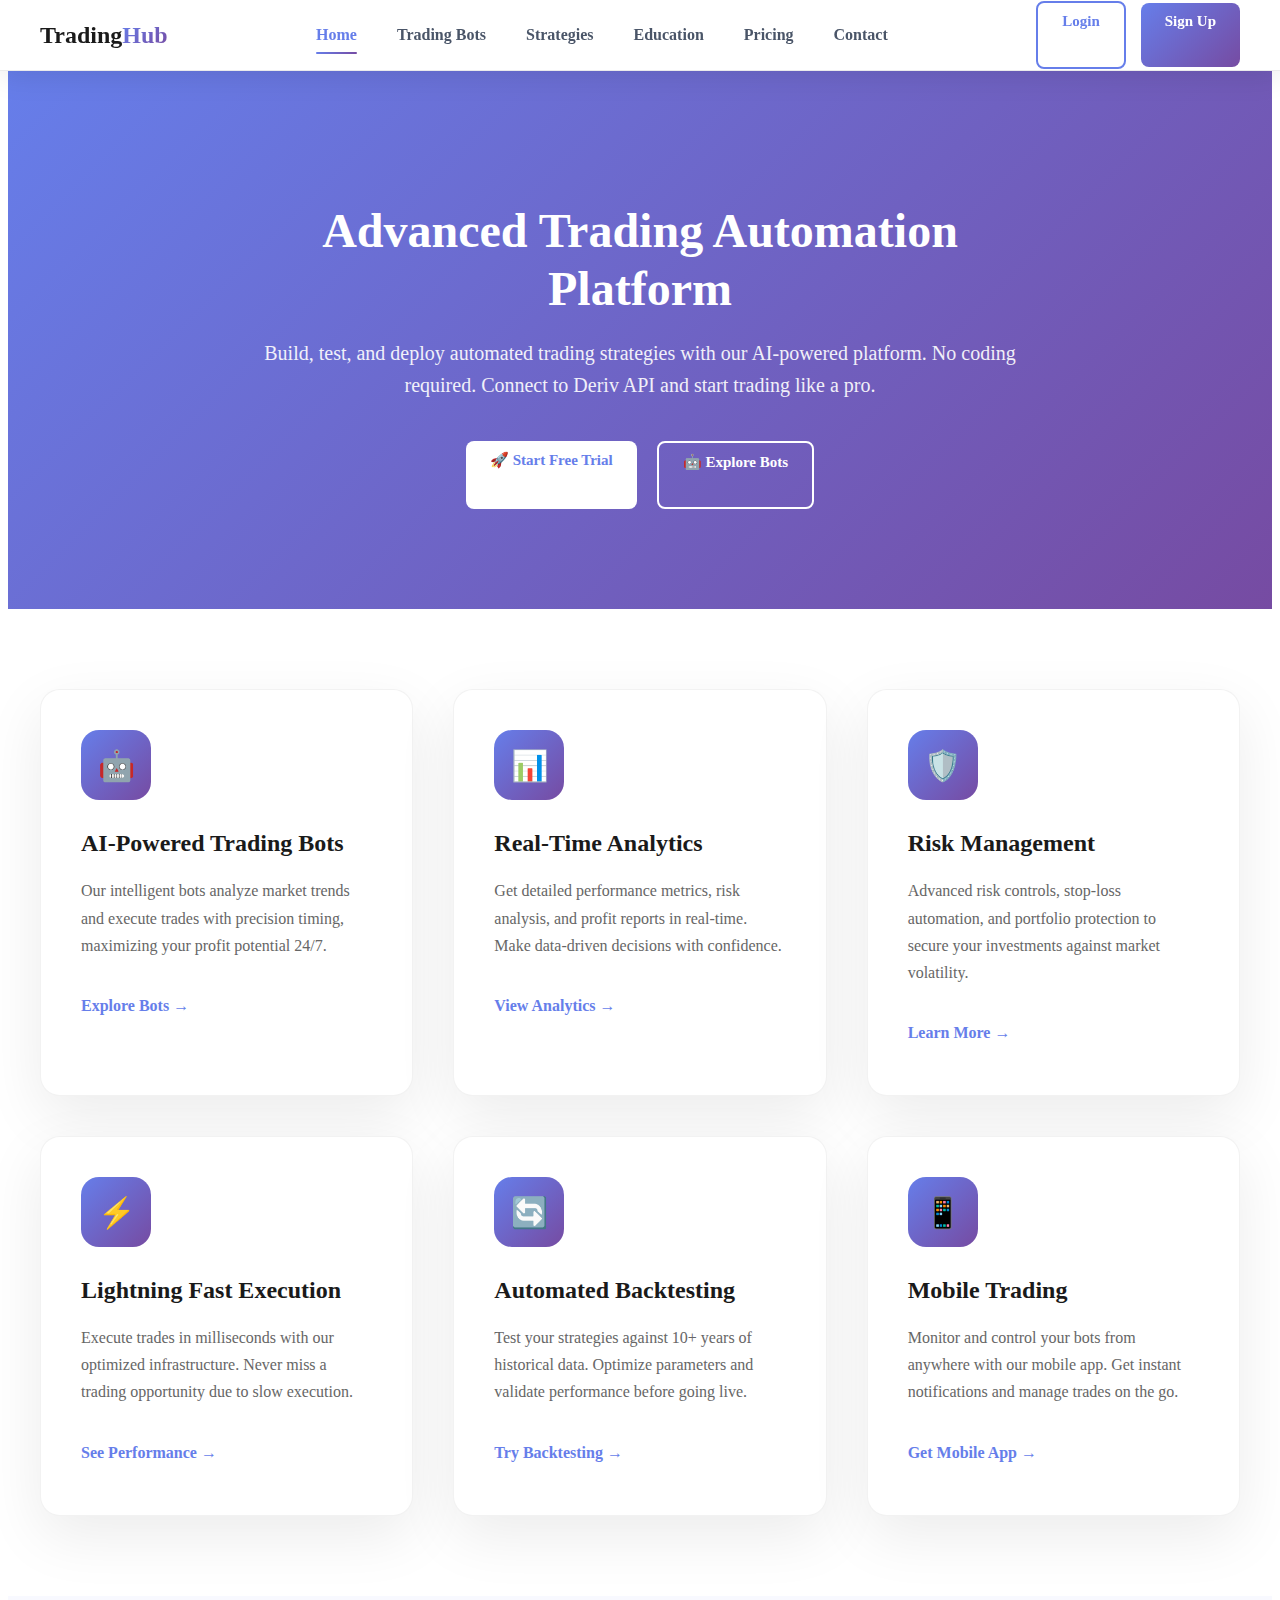
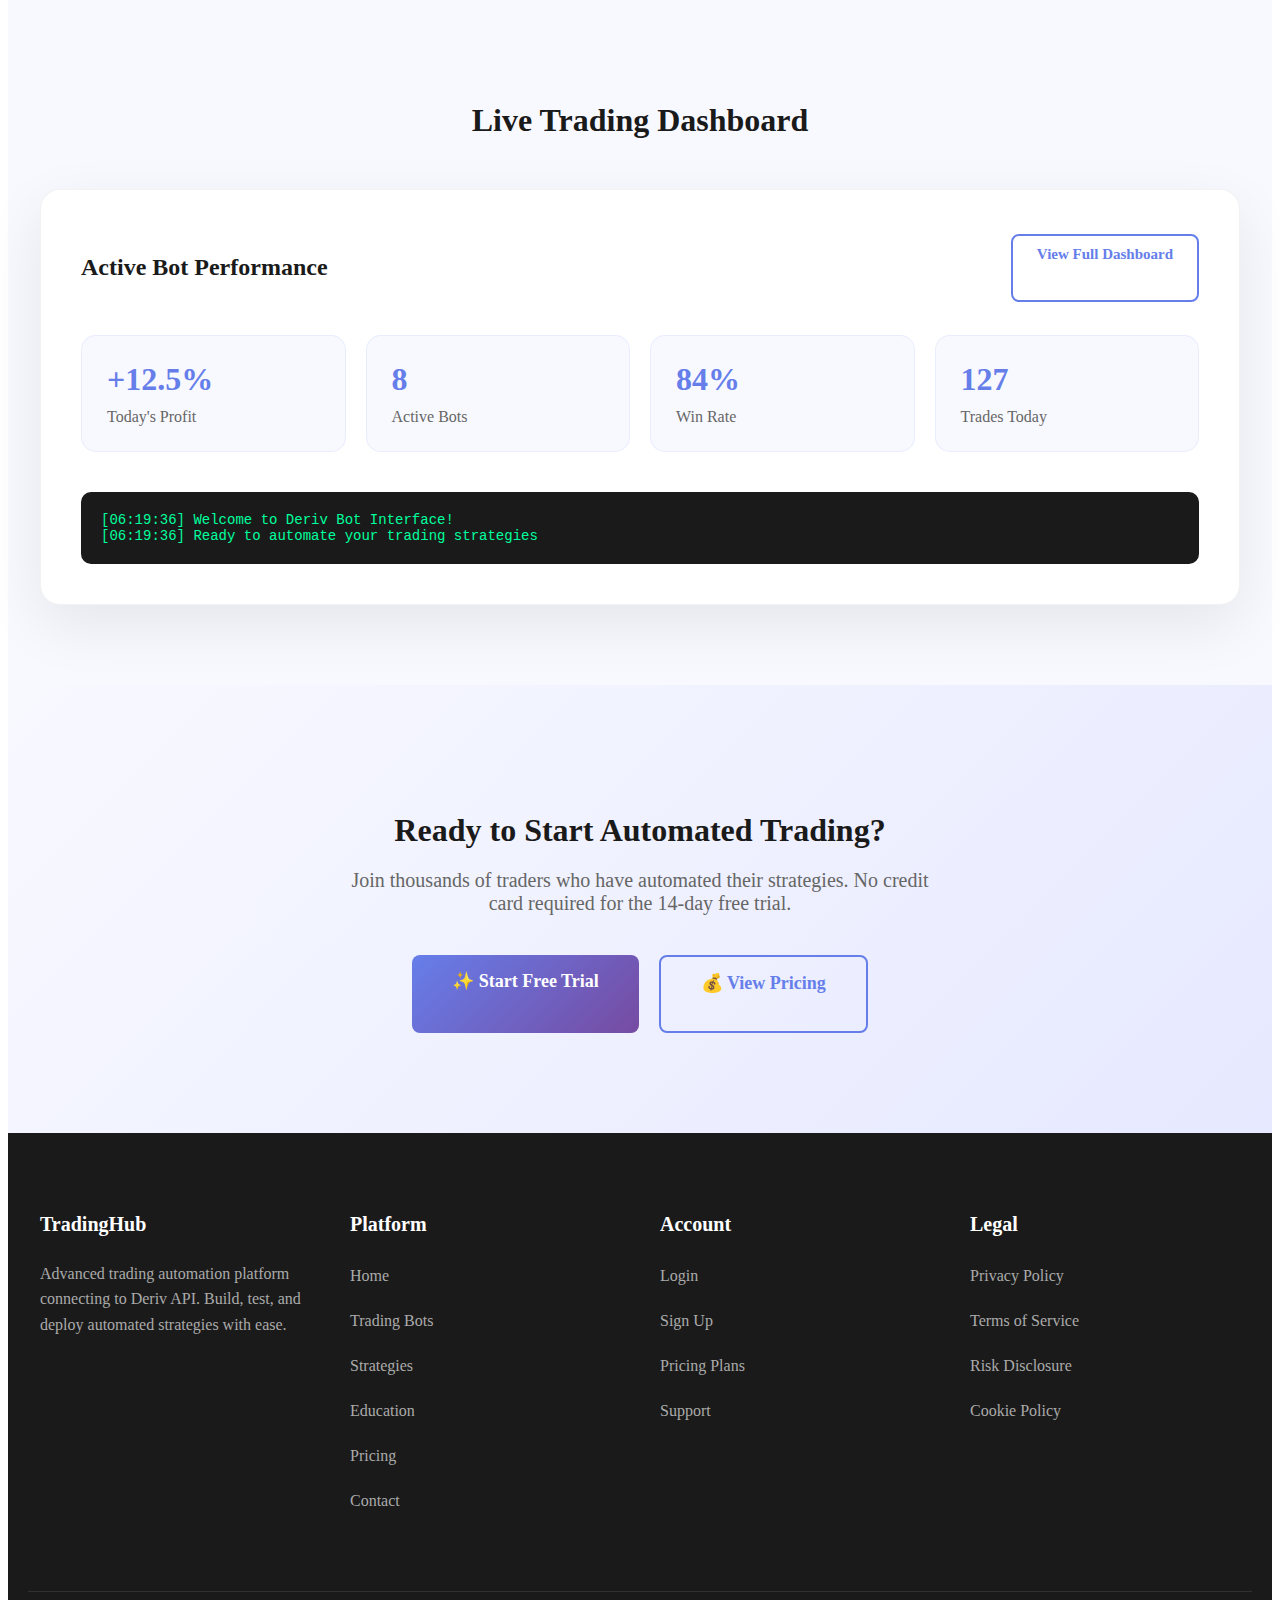
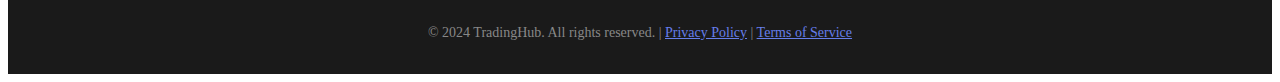
<file: index.html>
<!doctype html>
<html lang="en" dir="auto" class="light">
    <head>
        <!-- Google Tag Manager -->
        <script>
            (function (w, d, s, l, i) {
                w[l] = w[l] || [];
                w[l].push({ 'gtm.start': new Date().getTime(), event: 'gtm.js' });
                var f = d.getElementsByTagName(s)[0],
                    j = d.createElement(s),
                    dl = l != 'dataLayer' ? '&l=' + l : '';
                j.async = true;
                j.src = 'https://www.googletagmanager.com/gtm.js?id=' + i + dl;
                f.parentNode.insertBefore(j, f);
            })(window, document, 'script', 'dataLayer', 'GTM-KV9538TF');
        </script>
        <!-- End Google Tag Manager -->

        <meta charset="UTF-8" />
        <link rel="icon" type="image/svg+xml" href="/deriv-logo.svg" />
        <meta name="viewport" content="width=device-width, initial-scale=1.0, viewport-fit=cover" />
        <meta name="title" content="Automate Your Trades | Deriv Bot" />
        <meta
            name="description"
            content="Import your current bot or learn how to create a trading bot from scratch with our detailed guides, FAQs, and tutorials. Start with a quick strategy!"
        />
        <meta property="og:title" content="Deriv Bot" />
        <meta
            property="og:description"
            content="Import your current bot or learn how to create a trading bot from scratch with our detailed guides, FAQs, and tutorials. Start with a quick strategy!"
        />
        <title>Automate Your Trades | Deriv Bot</title>
        <style>
            :root {
                font-size: 62.5%;
            }
            
            /* ===== NAVIGATION BAR ===== */
            .main-nav {
                background: rgba(255, 255, 255, 0.95);
                backdrop-filter: blur(10px);
                box-shadow: 0 4px 30px rgba(0, 0, 0, 0.1);
                position: fixed;
                top: 0;
                left: 0;
                right: 0;
                z-index: 1000;
                border-bottom: 1px solid rgba(0, 0, 0, 0.08);
            }
            
            .nav-container {
                max-width: 1200px;
                margin: 0 auto;
                padding: 0 20px;
                display: flex;
                align-items: center;
                justify-content: space-between;
                height: 70px;
            }
            
            .nav-logo a {
                font-size: 2.4rem;
                font-weight: 800;
                color: #1a1a1a;
                text-decoration: none;
            }
            
            .nav-logo span {
                color: #667eea;
                background: linear-gradient(135deg, #667eea 0%, #764ba2 100%);
                -webkit-background-clip: text;
                -webkit-text-fill-color: transparent;
            }
            
            .nav-menu {
                display: flex;
                gap: 40px;
                align-items: center;
            }
            
            .nav-link {
                color: #4a5568;
                text-decoration: none;
                font-weight: 600;
                font-size: 1.6rem;
                transition: all 0.3s ease;
                position: relative;
                padding: 5px 0;
            }
            
            .nav-link:hover {
                color: #667eea;
            }
            
            .nav-link.active {
                color: #667eea;
            }
            
            .nav-link.active::after {
                content: '';
                position: absolute;
                bottom: -5px;
                left: 0;
                width: 100%;
                height: 2px;
                background: linear-gradient(135deg, #667eea 0%, #764ba2 100%);
                border-radius: 2px;
            }
            
            .nav-auth {
                display: flex;
                gap: 15px;
                align-items: center;
            }
            
            .btn {
                padding: 10px 24px;
                border-radius: 8px;
                font-weight: 600;
                font-size: 1.5rem;
                text-decoration: none;
                transition: all 0.3s ease;
                cursor: pointer;
                border: none;
                min-height: 44px; /* Better touch target for mobile */
            }
            
            .btn-outline {
                background: transparent;
                color: #667eea;
                border: 2px solid #667eea;
            }
            
            .btn-outline:hover {
                background: #667eea;
                color: white;
                transform: translateY(-2px);
                box-shadow: 0 10px 20px rgba(102, 126, 234, 0.2);
            }
            
            .btn-primary {
                background: linear-gradient(135deg, #667eea 0%, #764ba2 100%);
                color: white;
                border: none;
            }
            
            .btn-primary:hover {
                transform: translateY(-2px);
                box-shadow: 0 10px 25px rgba(102, 126, 234, 0.4);
            }
            
            /* Mobile Menu */
            .mobile-toggle {
                display: none;
                flex-direction: column;
                gap: 4px;
                background: none;
                border: none;
                cursor: pointer;
                padding: 10px;
                min-height: 44px; /* Better touch target */
                min-width: 44px; /* Better touch target */
            }
            
            .mobile-toggle span {
                width: 25px;
                height: 3px;
                background: #1a1a1a;
                border-radius: 3px;
                transition: 0.3s;
            }
            
            .mobile-menu {
                display: none;
                background: white;
                padding: 20px;
                box-shadow: 0 10px 30px rgba(0, 0, 0, 0.1);
                border-top: 1px solid rgba(0, 0, 0, 0.08);
            }
            
            .mobile-link {
                display: block;
                padding: 15px 0;
                color: #4a5568;
                text-decoration: none;
                font-weight: 600;
                font-size: 1.8rem;
                border-bottom: 1px solid rgba(0, 0, 0, 0.05);
                min-height: 44px; /* Better touch target */
                display: flex;
                align-items: center;
            }
            
            .mobile-link:last-child {
                border-bottom: none;
            }
            
            .mobile-link.active {
                color: #667eea;
            }
            
            .mobile-auth {
                display: flex;
                flex-direction: column;
                gap: 15px;
                margin-top: 20px;
                padding-top: 20px;
                border-top: 1px solid rgba(0, 0, 0, 0.08);
            }
            
            /* ===== HERO SECTION ===== */
            .hero-section {
                margin-top: 70px;
                padding: 100px 0;
                background: linear-gradient(135deg, #667eea 0%, #764ba2 100%);
                color: white;
                text-align: center;
            }
            
            .hero-content {
                max-width: 800px;
                margin: 0 auto;
                padding: 0 20px;
            }
            
            .hero-title {
                font-size: 4.8rem;
                font-weight: 800;
                margin-bottom: 20px;
                line-height: 1.2;
            }
            
            .hero-subtitle {
                font-size: 2rem;
                opacity: 0.9;
                margin-bottom: 40px;
                line-height: 1.6;
            }
            
            .hero-buttons {
                display: flex;
                gap: 20px;
                justify-content: center;
                flex-wrap: wrap;
            }
            
            /* ===== FEATURES GRID ===== */
            .features-grid {
                max-width: 1200px;
                margin: 0 auto;
                padding: 80px 20px;
                display: grid;
                grid-template-columns: repeat(auto-fit, minmax(350px, 1fr));
                gap: 40px;
            }
            
            .feature-card-tradinghub {
                background: white;
                border-radius: 20px;
                padding: 40px;
                box-shadow: 0 20px 60px rgba(0, 0, 0, 0.08);
                transition: all 0.3s ease;
                border: 1px solid rgba(0, 0, 0, 0.05);
            }
            
            .feature-card-tradinghub:hover {
                transform: translateY(-10px);
                box-shadow: 0 30px 80px rgba(0, 0, 0, 0.15);
            }
            
            .feature-icon-tradinghub {
                width: 70px;
                height: 70px;
                background: linear-gradient(135deg, #667eea 0%, #764ba2 100%);
                border-radius: 18px;
                display: flex;
                align-items: center;
                justify-content: center;
                margin-bottom: 30px;
                font-size: 3rem;
                color: white;
            }
            
            .feature-title-tradinghub {
                font-size: 2.4rem;
                font-weight: 700;
                margin-bottom: 20px;
                color: #1a1a1a;
            }
            
            .feature-description-tradinghub {
                font-size: 1.6rem;
                line-height: 1.7;
                color: #666;
                margin-bottom: 25px;
            }
            
            .feature-link {
                color: #667eea;
                text-decoration: none;
                font-weight: 600;
                font-size: 1.6rem;
                display: inline-flex;
                align-items: center;
                gap: 8px;
                min-height: 44px; /* Better touch target */
                display: inline-flex;
                align-items: center;
            }
            
            .feature-link:hover {
                gap: 12px;
            }
            
            /* ===== DASHBOARD PREVIEW ===== */
            .dashboard-section {
                background: #f8f9ff;
                padding: 80px 20px;
            }
            
            .dashboard-container {
                max-width: 1200px;
                margin: 0 auto;
            }
            
            .section-title {
                text-align: center;
                font-size: 3.2rem;
                font-weight: 800;
                margin-bottom: 50px;
                color: #1a1a1a;
            }
            
            .dashboard-preview {
                background: white;
                border-radius: 20px;
                padding: 40px;
                box-shadow: 0 20px 60px rgba(0, 0, 0, 0.08);
                border: 1px solid rgba(0, 0, 0, 0.05);
            }
            
            .dashboard-header {
                display: flex;
                justify-content: space-between;
                align-items: center;
                margin-bottom: 30px;
            }
            
            .dashboard-title {
                font-size: 2.4rem;
                font-weight: 700;
                color: #1a1a1a;
            }
            
            .dashboard-stats {
                display: grid;
                grid-template-columns: repeat(auto-fit, minmax(200px, 1fr));
                gap: 20px;
                margin-bottom: 40px;
            }
            
            .stat-card {
                background: #f8f9ff;
                padding: 25px;
                border-radius: 15px;
                border: 1px solid rgba(102, 126, 234, 0.1);
            }
            
            .stat-value {
                font-size: 3.2rem;
                font-weight: 800;
                color: #667eea;
                margin-bottom: 10px;
            }
            
            .stat-label {
                font-size: 1.6rem;
                color: #666;
            }
            
            /* ===== CTA SECTION ===== */
            .cta-section {
                padding: 100px 20px;
                text-align: center;
                background: linear-gradient(135deg, #f8f9ff 0%, #e6e9ff 100%);
            }
            
            .cta-title {
                font-size: 3.2rem;
                font-weight: 800;
                margin-bottom: 20px;
                color: #1a1a1a;
            }
            
            .cta-subtitle {
                font-size: 2rem;
                color: #666;
                margin-bottom: 40px;
                max-width: 600px;
                margin-left: auto;
                margin-right: auto;
            }
            
            /* ===== MOBILE OPTIMIZATION FIXES ===== */
            @media (max-width: 768px) {
                /* Fix hero section */
                .hero-section {
                    margin-top: 70px;
                    padding: 60px 20px !important;
                }
                
                .hero-title {
                    font-size: 2.8rem !important;
                    line-height: 1.3;
                    margin-bottom: 15px;
                }
                
                .hero-subtitle {
                    font-size: 1.6rem !important;
                    line-height: 1.5;
                    margin-bottom: 30px;
                }
                
                /* Stack buttons vertically */
                .hero-buttons {
                    flex-direction: column !important;
                    gap: 15px;
                    width: 100%;
                }
                
                /* Full width buttons */
                .hero-buttons .btn {
                    width: 100% !important;
                    text-align: center;
                    padding: 15px !important;
                    font-size: 1.6rem !important;
                    display: block;
                }
                
                /* Navigation fixes */
                .nav-menu, .nav-auth {
                    display: none;
                }
                
                .mobile-toggle {
                    display: flex;
                }
                
                .mobile-menu.active {
                    display: block;
                }
                
                /* Fix feature cards */
                .features-grid {
                    grid-template-columns: 1fr !important;
                    gap: 25px;
                    padding: 40px 20px !important;
                }
                
                .feature-card-tradinghub {
                    padding: 25px !important;
                    margin: 0 10px;
                }
                
                .feature-icon-tradinghub {
                    width: 60px !important;
                    height: 60px !important;
                    font-size: 2.4rem !important;
                    margin-bottom: 20px;
                }
                
                .feature-title-tradinghub {
                    font-size: 2rem !important;
                    margin-bottom: 15px;
                }
                
                .feature-description-tradinghub {
                    font-size: 1.5rem !important;
                    line-height: 1.6;
                }
                
                /* Fix dashboard */
                .section-title {
                    font-size: 2.8rem !important;
                }
                
                .dashboard-preview {
                    padding: 20px !important;
                }
                
                .dashboard-header {
                    flex-direction: column;
                    gap: 20px;
                    text-align: center;
                }
                
                .dashboard-stats {
                    grid-template-columns: repeat(2, 1fr) !important;
                    gap: 15px;
                }
                
                .stat-card {
                    padding: 20px 15px !important;
                }
                
                .stat-value {
                    font-size: 2.4rem !important;
                }
                
                .stat-label {
                    font-size: 1.4rem !important;
                }
                
                /* Fix console output */
                .console-output {
                    font-size: 1.2rem !important;
                    padding: 15px !important;
                    max-height: 150px;
                }
                
                /* CTA section */
                .cta-section {
                    padding: 60px 20px !important;
                }
                
                .cta-title {
                    font-size: 2.4rem !important;
                    margin-bottom: 15px;
                }
                
                .cta-subtitle {
                    font-size: 1.6rem !important;
                    margin-bottom: 30px;
                }
                
                /* Footer improvements */
                .footer-container {
                    grid-template-columns: 1fr !important;
                    gap: 30px;
                    text-align: center;
                }
                
                .footer-column h3 {
                    font-size: 1.8rem !important;
                    margin-bottom: 15px;
                }
                
                .footer-links a {
                    font-size: 1.5rem !important;
                }
                
                .copyright {
                    font-size: 1.3rem !important;
                    padding-top: 20px;
                    margin-top: 40px;
                }
            }
            
            /* Extra small phones (iPhone SE, etc) */
            @media (max-width: 375px) {
                .hero-title {
                    font-size: 2.4rem !important;
                }
                
                .hero-subtitle {
                    font-size: 1.4rem !important;
                }
                
                .dashboard-stats {
                    grid-template-columns: 1fr !important;
                }
                
                .nav-container {
                    padding: 0 15px !important;
                }
                
                .nav-logo a {
                    font-size: 2rem !important;
                }
                
                .feature-card-tradinghub {
                    padding: 20px !important;
                    margin: 0;
                }
                
                .hero-buttons .btn {
                    padding: 18px !important; /* Larger touch target */
                }
            }
            
            /* ===== FOOTER ===== */
            .main-footer {
                background: #1a1a1a;
                color: white;
                padding: 60px 20px 30px;
            }
            
            .footer-container {
                max-width: 1200px;
                margin: 0 auto;
                display: grid;
                grid-template-columns: repeat(auto-fit, minmax(250px, 1fr));
                gap: 40px;
            }
            
            .footer-column h3 {
                font-size: 2rem;
                margin-bottom: 25px;
                color: white;
            }
            
            .footer-links {
                list-style: none;
                padding: 0;
            }
            
            .footer-links li {
                margin-bottom: 15px;
            }
            
            .footer-links a {
                color: #aaa;
                text-decoration: none;
                font-size: 1.6rem;
                transition: color 0.3s;
                min-height: 30px;
                display: flex;
                align-items: center;
            }
            
            .footer-links a:hover {
                color: #667eea;
            }
            
            .copyright {
                text-align: center;
                margin-top: 60px;
                padding-top: 30px;
                border-top: 1px solid rgba(255, 255, 255, 0.1);
                color: #888;
                font-size: 1.4rem;
                line-height: 1.6;
            }
            
            /* Prevent text size adjustment on mobile */
            html {
                -webkit-text-size-adjust: 100%;
                text-size-adjust: 100%;
            }
            
            /* Better tap highlights */
            * {
                -webkit-tap-highlight-color: rgba(0, 0, 0, 0.1);
            }
        </style>
    </head>

    <body class="body theme theme--light">
        <!-- Google Tag Manager (noscript) -->
        <noscript>
            <iframe
                src="https://www.googletagmanager.com/ns.html?id=GTM-KV9538TF"
                height="0"
                width="0"
                style="display: none; visibility hidden"
            ></iframe>
        </noscript>
        <!-- End Google Tag Manager (noscript) -->

        <!-- Navigation Bar -->
        <nav class="main-nav">
            <div class="nav-container">
                <!-- Logo -->
                <div class="nav-logo">
                    <a href="index.html">Trading<span>Hub</span></a>
                </div>
                
                <!-- Desktop Menu -->
                <div class="nav-menu">
                    <a href="index.html" class="nav-link active">Home</a>
                    <a href="bots.html" class="nav-link">Trading Bots</a>
                    <a href="strategies.html" class="nav-link">Strategies</a>
                    <a href="education.html" class="nav-link">Education</a>
                    <a href="pricing.html" class="nav-link">Pricing</a>
                    <a href="contact.html" class="nav-link">Contact</a>
                </div>
                
                <!-- Auth Buttons -->
                <div class="nav-auth">
                    <a href="login.html" class="btn btn-outline">Login</a>
                    <a href="signup.html" class="btn btn-primary">Sign Up</a>
                </div>
                
                <!-- Mobile Menu Toggle -->
                <button class="mobile-toggle" aria-label="Toggle mobile menu">
                    <span></span>
                    <span></span>
                    <span></span>
                </button>
            </div>
            
            <!-- Mobile Menu -->
            <div class="mobile-menu">
                <a href="index.html" class="mobile-link active">Home</a>
                <a href="bots.html" class="mobile-link">Trading Bots</a>
                <a href="strategies.html" class="mobile-link">Strategies</a>
                <a href="education.html" class="mobile-link">Education</a>
                <a href="pricing.html" class="mobile-link">Pricing</a>
                <a href="contact.html" class="mobile-link">Contact</a>
                <div class="mobile-auth">
                    <a href="login.html" class="btn btn-outline">Login</a>
                    <a href="signup.html" class="btn btn-primary">Sign Up</a>
                </div>
            </div>
        </nav>

        <!-- Main Content -->
        <main>
            <!-- Hero Section -->
            <section class="hero-section">
                <div class="hero-content">
                    <h1 class="hero-title">Advanced Trading Automation Platform</h1>
                    <p class="hero-subtitle">
                        Build, test, and deploy automated trading strategies with our AI-powered platform. 
                        No coding required. Connect to Deriv API and start trading like a pro.
                    </p>
                    <div class="hero-buttons">
                        <a href="signup.html" class="btn btn-primary" style="background: white; color: #667eea;">
                            🚀 Start Free Trial
                        </a>
                        <a href="bots.html" class="btn btn-outline" style="border-color: white; color: white;">
                            🤖 Explore Bots
                        </a>
                    </div>
                </div>
            </section>

            <!-- Features Section -->
            <section class="features-grid">
                <div class="feature-card-tradinghub">
                    <div class="feature-icon-tradinghub">🤖</div>
                    <h3 class="feature-title-tradinghub">AI-Powered Trading Bots</h3>
                    <p class="feature-description-tradinghub">
                        Our intelligent bots analyze market trends and execute trades with precision timing, 
                        maximizing your profit potential 24/7.
                    </p>
                    <a href="bots.html" class="feature-link">Explore Bots →</a>
                </div>
                
                <div class="feature-card-tradinghub">
                    <div class="feature-icon-tradinghub">📊</div>
                    <h3 class="feature-title-tradinghub">Real-Time Analytics</h3>
                    <p class="feature-description-tradinghub">
                        Get detailed performance metrics, risk analysis, and profit reports in real-time. 
                        Make data-driven decisions with confidence.
                    </p>
                    <a href="strategies.html" class="feature-link">View Analytics →</a>
                </div>
                
                <div class="feature-card-tradinghub">
                    <div class="feature-icon-tradinghub">🛡️</div>
                    <h3 class="feature-title-tradinghub">Risk Management</h3>
                    <p class="feature-description-tradinghub">
                        Advanced risk controls, stop-loss automation, and portfolio protection 
                        to secure your investments against market volatility.
                    </p>
                    <a href="education.html" class="feature-link">Learn More →</a>
                </div>
                
                <div class="feature-card-tradinghub">
                    <div class="feature-icon-tradinghub">⚡</div>
                    <h3 class="feature-title-tradinghub">Lightning Fast Execution</h3>
                    <p class="feature-description-tradinghub">
                        Execute trades in milliseconds with our optimized infrastructure. 
                        Never miss a trading opportunity due to slow execution.
                    </p>
                    <a href="bots.html" class="feature-link">See Performance →</a>
                </div>
                
                <div class="feature-card-tradinghub">
                    <div class="feature-icon-tradinghub">🔄</div>
                    <h3 class="feature-title-tradinghub">Automated Backtesting</h3>
                    <p class="feature-description-tradinghub">
                        Test your strategies against 10+ years of historical data. 
                        Optimize parameters and validate performance before going live.
                    </p>
                    <a href="strategies.html" class="feature-link">Try Backtesting →</a>
                </div>
                
                <div class="feature-card-tradinghub">
                    <div class="feature-icon-tradinghub">📱</div>
                    <h3 class="feature-title-tradinghub">Mobile Trading</h3>
                    <p class="feature-description-tradinghub">
                        Monitor and control your bots from anywhere with our mobile app. 
                        Get instant notifications and manage trades on the go.
                    </p>
                    <a href="contact.html" class="feature-link">Get Mobile App →</a>
                </div>
            </section>

            <!-- Dashboard Preview Section -->
            <section class="dashboard-section">
                <div class="dashboard-container">
                    <h2 class="section-title">Live Trading Dashboard</h2>
                    <div class="dashboard-preview">
                        <div class="dashboard-header">
                            <h3 class="dashboard-title">Active Bot Performance</h3>
                            <a href="bots.html" class="btn btn-outline">View Full Dashboard</a>
                        </div>
                        
                        <div class="dashboard-stats">
                            <div class="stat-card">
                                <div class="stat-value" id="profitValue">+12.5%</div>
                                <div class="stat-label">Today's Profit</div>
                            </div>
                            <div class="stat-card">
                                <div class="stat-value" id="activeBots">8</div>
                                <div class="stat-label">Active Bots</div>
                            </div>
                            <div class="stat-card">
                                <div class="stat-value" id="winRate">84%</div>
                                <div class="stat-label">Win Rate</div>
                            </div>
                            <div class="stat-card">
                                <div class="stat-value" id="tradesToday">127</div>
                                <div class="stat-label">Trades Today</div>
                            </div>
                        </div>
                        
                        <div class="console-output" style="background: #1a1a1a; color: #00ff9d; padding: 20px; border-radius: 10px; font-family: 'Courier New', monospace; font-size: 1.4rem; max-height: 200px; overflow-y: auto;">
                            <div>[06:19:36] Welcome to Deriv Bot Interface!</div>
                            <div>[06:19:36] Ready to automate your trading strategies</div>
                            <div id="liveLogs"></div>
                        </div>
                    </div>
                </div>
            </section>

            <!-- CTA Section -->
            <section class="cta-section">
                <div class="cta-container">
                    <h2 class="cta-title">Ready to Start Automated Trading?</h2>
                    <p class="cta-subtitle">
                        Join thousands of traders who have automated their strategies. 
                        No credit card required for the 14-day free trial.
                    </p>
                    <div class="hero-buttons">
                        <a href="signup.html" class="btn btn-primary" style="padding: 15px 40px; font-size: 1.8rem;">
                            ✨ Start Free Trial
                        </a>
                        <a href="pricing.html" class="btn btn-outline" style="padding: 15px 40px; font-size: 1.8rem;">
                            💰 View Pricing
                        </a>
                    </div>
                </div>
            </section>
        </main>

        <!-- Footer -->
        <footer class="main-footer">
            <div class="footer-container">
                <div class="footer-column">
                    <h3>TradingHub</h3>
                    <p style="color: #aaa; font-size: 1.6rem; line-height: 1.6;">
                        Advanced trading automation platform connecting to Deriv API. 
                        Build, test, and deploy automated strategies with ease.
                    </p>
                </div>
                
                <div class="footer-column">
                    <h3>Platform</h3>
                    <ul class="footer-links">
                        <li><a href="index.html">Home</a></li>
                        <li><a href="bots.html">Trading Bots</a></li>
                        <li><a href="strategies.html">Strategies</a></li>
                        <li><a href="education.html">Education</a></li>
                        <li><a href="pricing.html">Pricing</a></li>
                        <li><a href="contact.html">Contact</a></li>
                    </ul>
                </div>
                
                <div class="footer-column">
                    <h3>Account</h3>
                    <ul class="footer-links">
                        <li><a href="login.html">Login</a></li>
                        <li><a href="signup.html">Sign Up</a></li>
                        <li><a href="pricing.html">Pricing Plans</a></li>
                        <li><a href="contact.html">Support</a></li>
                    </ul>
                </div>
                
                <div class="footer-column">
                    <h3>Legal</h3>
                    <ul class="footer-links">
                        <li><a href="#">Privacy Policy</a></li>
                        <li><a href="#">Terms of Service</a></li>
                        <li><a href="#">Risk Disclosure</a></li>
                        <li><a href="#">Cookie Policy</a></li>
                    </ul>
                </div>
            </div>
            
            <div class="copyright">
                © 2024 TradingHub. All rights reserved. | 
                <a href="#" style="color: #667eea;">Privacy Policy</a> | 
                <a href="#" style="color: #667eea;">Terms of Service</a>
            </div>
        </footer>

        <!-- LiveChat script -->
        <script type="text/javascript" defer>
            window.__lc = window.__lc || {};
            window.__lc.license = 12049137;
            window.__lc.asyncInit = true;
            (function (n, t, c) {
                function i(n) {
                    return e._h ? e._h.apply(null, n) : e._h.apply(null, n);
                }
                var e = {
                    _q: [],
                    _h: null,
                    _v: '2.0',
                    on: function () {
                        i(['on', c.call(arguments)]);
                    },
                    once: function () {
                        i(['once', c.call(arguments)]);
                    },
                    off: function () {
                        i(['off', c.call(arguments)]);
                    },
                    get: function () {
                        if (!e._h) throw new Error('[LiveChatWidget] You can\'t use getters before load.');
                        return i(['get', c.call(arguments)]);
                    },
                    call: function () {
                        i(['call', c.call(arguments)]);
                    },
                    init: function () {
                        setTimeout(() => {
                            var n = t.createElement('script');
                            n.async = true;
                            n.type = 'text/javascript';
                            n.src = 'https://cdn.livechatinc.com/tracking.js';
                            t.head.appendChild(n);
                        }, 3000);
                    },
                };
                if (!n.__lc.asyncInit) e.init();
                n.LiveChatWidget = n.LiveChatWidget || e;
            })(window, document, [].slice);
        </script>
        
        <!-- Application JavaScript with Mobile Optimizations -->
        <script>
            // Mobile viewport fix for iOS
            function fixMobileViewport() {
                const viewport = document.querySelector('meta[name="viewport"]');
                if (viewport && /iPhone|iPad|iPod/.test(navigator.userAgent)) {
                    viewport.content = 'width=device-width, initial-scale=1.0, maximum-scale=1.0, user-scalable=no';
                }
            }

            // Better touch handling for mobile
            function setupMobileTouch() {
                // Prevent zoom on double tap
                document.addEventListener('touchstart', function(event) {
                    if (event.touches.length > 1) {
                        event.preventDefault();
                    }
                }, { passive: false });

                // Better touch feedback for buttons
                document.querySelectorAll('.btn, .nav-link, .feature-link, .mobile-link').forEach(element => {
                    element.style.touchAction = 'manipulation';
                    element.addEventListener('touchstart', function() {
                        this.style.opacity = '0.7';
                        this.style.transform = 'scale(0.98)';
                    });
                    element.addEventListener('touchend', function() {
                        this.style.opacity = '1';
                        this.style.transform = 'scale(1)';
                    });
                    element.addEventListener('touchcancel', function() {
                        this.style.opacity = '1';
                        this.style.transform = 'scale(1)';
                    });
                });
            }

            // Mobile menu toggle
            function setupMobileMenu() {
                const mobileToggle = document.querySelector('.mobile-toggle');
                const mobileMenu = document.querySelector('.mobile-menu');
                
                if (mobileToggle) {
                    // Add touch events for mobile
                    mobileToggle.addEventListener('touchstart', function(e) {
                        e.preventDefault();
                        mobileMenu.classList.toggle('active');
                        
                        // Animate hamburger to X
                        const spans = this.querySelectorAll('span');
                        if (mobileMenu.classList.contains('active')) {
                            spans[0].style.transform = 'rotate(45deg) translate(6px, 6px)';
                            spans[1].style.opacity = '0';
                            spans[2].style.transform = 'rotate(-45deg) translate(7px, -6px)';
                        } else {
                            spans[0].style.transform = 'none';
                            spans[1].style.opacity = '1';
                            spans[2].style.transform = 'none';
                        }
                    });
                    
                    // Also support click for desktop
                    mobileToggle.addEventListener('click', function(e) {
                        e.preventDefault();
                        mobileMenu.classList.toggle('active');
                        
                        const spans = this.querySelectorAll('span');
                        if (mobileMenu.classList.contains('active')) {
                            spans[0].style.transform = 'rotate(45deg) translate(6px, 6px)';
                            spans[1].style.opacity = '0';
                            spans[2].style.transform = 'rotate(-45deg) translate(7px, -6px)';
                        } else {
                            spans[0].style.transform = 'none';
                            spans[1].style.opacity = '1';
                            spans[2].style.transform = 'none';
                        }
                    });
                }
                
                // Close mobile menu when clicking outside
                document.addEventListener('touchstart', function(e) {
                    if (mobileMenu && mobileMenu.classList.contains('active')) {
                        if (!mobileMenu.contains(e.target) && !mobileToggle.contains(e.target)) {
                            mobileMenu.classList.remove('active');
                            const spans = mobileToggle.querySelectorAll('span');
                            spans[0].style.transform = 'none';
                            spans[1].style.opacity = '1';
                            spans[2].style.transform = 'none';
                        }
                    }
                });
                
                // Update active nav link on click
                const navLinks = document.querySelectorAll('.nav-link, .mobile-link');
                navLinks.forEach(link => {
                    link.addEventListener('click', function(e) {
                        // Remove active class from all links
                        navLinks.forEach(l => l.classList.remove('active'));
                        
                        // Add active class to clicked link
                        this.classList.add('active');
                        
                        // Close mobile menu if open
                        if (mobileMenu && mobileMenu.classList.contains('active')) {
                            mobileMenu.classList.remove('active');
                            const spans = mobileToggle.querySelectorAll('span');
                            spans[0].style.transform = 'none';
                            spans[1].style.opacity = '1';
                            spans[2].style.transform = 'none';
                        }
                    });
                });
            }

            // Simulate live trading updates
            function simulateLiveTrading() {
                const liveLogs = document.getElementById('liveLogs');
                const stats = ['profitValue', 'activeBots', 'winRate', 'tradesToday'];
                
                let logCount = 0;
                let updateInterval;
                
                // Start live updates after 3 seconds
                setTimeout(() => {
                    updateInterval = setInterval(() => {
                        logCount++;
                        
                        // Add new log entry
                        const time = new Date().toLocaleTimeString([], {hour: '2-digit', minute:'2-digit', second:'2-digit'});
                        const messages = [
                            `[${time}] EUR/USD trade executed: +$${(Math.random() * 50).toFixed(2)}`,
                            `[${time}] Bot #${Math.floor(Math.random() * 8) + 1} adjusted parameters`,
                            `[${time}] Market analysis updated - Bullish trend detected`,
                            `[${time}] New trading signal generated: GBP/JPY`,
                            `[${time}] Risk assessment: Low volatility period`
                        ];
                        
                        const randomMessage = messages[Math.floor(Math.random() * messages.length)];
                        
                        if (liveLogs) {
                            const logEntry = document.createElement('div');
                            logEntry.textContent = randomMessage;
                            liveLogs.appendChild(logEntry);
                            
                            // Keep only last 5 logs
                            if (liveLogs.children.length > 5) {
                                liveLogs.removeChild(liveLogs.firstChild);
                            }
                            
                            // Scroll to bottom
                            liveLogs.parentElement.scrollTop = liveLogs.parentElement.scrollHeight;
                        }
                        
                        // Update stats randomly
                        if (logCount % 3 === 0) {
                            document.getElementById('profitValue').textContent = 
                                `+${(12.5 + Math.random() * 3).toFixed(1)}%`;
                            document.getElementById('winRate').textContent = 
                                `${Math.floor(80 + Math.random() * 10)}%`;
                            document.getElementById('tradesToday').textContent = 
                                Math.floor(127 + Math.random() * 20);
                        }
                        
                    }, 3000);
                }, 3000);
                
                // Stop simulation after 30 logs
                setTimeout(() => {
                    if (updateInterval) clearInterval(updateInterval);
                    const time = new Date().toLocaleTimeString([], {hour: '2-digit', minute:'2-digit', second:'2-digit'});
                    if (liveLogs) {
                        const logEntry = document.createElement('div');
                        logEntry.textContent = `[${time}] Demo simulation completed. Connect to live API for real trading.`;
                        logEntry.style.color = '#667eea';
                        liveLogs.appendChild(logEntry);
                    }
                }, 90000);
            }
            
            // Start trading demo
            function startTradingDemo() {
                const liveLogs = document.getElementById('liveLogs');
                if (liveLogs) {
                    const time = new Date().toLocaleTimeString([], {hour: '2-digit', minute:'2-digit', second:'2-digit'});
                    const demoStart = document.createElement('div');
                    demoStart.textContent = `[${time}] 🚀 Demo trading session started!`;
                    demoStart.style.color = '#4CAF50';
                    demoStart.style.fontWeight = 'bold';
                    liveLogs.appendChild(demoStart);
                    
                    // Update stats for demo
                    document.getElementById('activeBots').textContent = '12';
                    document.getElementById('profitValue').textContent = '+15.8%';
                    document.getElementById('winRate').textContent = '89%';
                }
                
                // Show notification
                alert('Demo trading session started! Simulating live market data for 60 seconds.');
            }

            // Initialize everything
            document.addEventListener('DOMContentLoaded', function() {
                console.log('TradingHub Platform Loaded');
                
                // Setup mobile features
                fixMobileViewport();
                setupMobileTouch();
                setupMobileMenu();
                
                // Simulate live trading data
                simulateLiveTrading();
                
                // Start demo button functionality
                document.querySelectorAll('.btn-primary, .btn-outline').forEach(button => {
                    button.addEventListener('click', function(e) {
                        if (this.textContent.includes('Demo')) {
                            e.preventDefault();
                            startTradingDemo();
                        }
                    });
                });

                // Log Deriv API connection info
                console.log('Deriv API Configuration:');
                console.log('- WebSocket: wss://ws.binaryws.com/websockets/v3');
                console.log('- P2P API: https://p2p.deriv.com/api/v1');
                console.log('- Docs: https://developers.deriv.com');
                console.log('Note: Real API integration requires backend server for secure token handling.');
            });
        </script>
    </body>
</html>
</file>
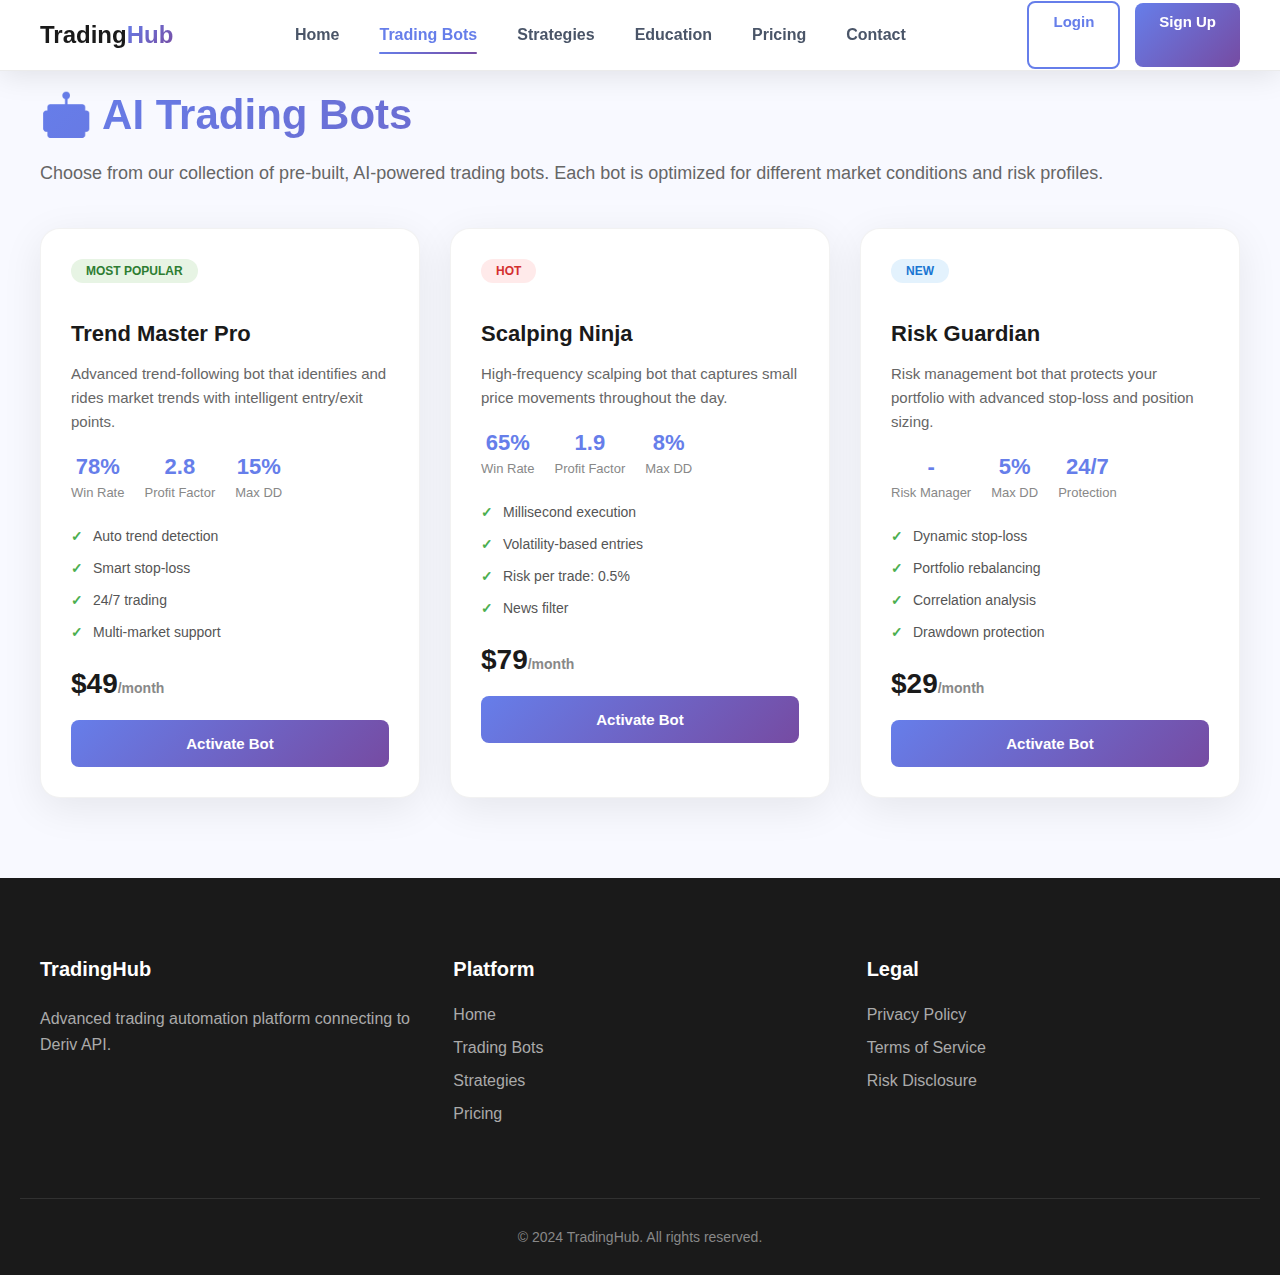
<file: bots.html>
<!doctype html>
<html lang="en" dir="auto" class="light">
    <head>
        <meta charset="UTF-8" />
        <link rel="icon" type="image/svg+xml" href="/deriv-logo.svg" />
        <meta name="viewport" content="width=device-width, initial-scale=1.0, viewport-fit=cover" />
        <meta name="title" content="Trading Bots | Deriv Bot" />
        <meta name="description" content="Browse our collection of AI-powered trading bots for Deriv platform. Automated strategies for forex, cryptocurrencies, and indices." />
        <title>Trading Bots | Deriv Bot</title>
        <style>
            :root { font-size: 62.5%; }
            body { margin: 0; font-family: -apple-system, BlinkMacSystemFont, 'Segoe UI', Roboto, Oxygen, Ubuntu, sans-serif; background: #f8f9ff; }
            .main-nav { background: rgba(255, 255, 255, 0.95); backdrop-filter: blur(10px); box-shadow: 0 4px 30px rgba(0, 0, 0, 0.1); position: fixed; top: 0; left: 0; right: 0; z-index: 1000; border-bottom: 1px solid rgba(0, 0, 0, 0.08); }
            .nav-container { max-width: 1200px; margin: 0 auto; padding: 0 20px; display: flex; align-items: center; justify-content: space-between; height: 70px; }
            .nav-logo a { font-size: 2.4rem; font-weight: 800; color: #1a1a1a; text-decoration: none; }
            .nav-logo span { color: #667eea; background: linear-gradient(135deg, #667eea 0%, #764ba2 100%); -webkit-background-clip: text; -webkit-text-fill-color: transparent; }
            .nav-menu { display: flex; gap: 40px; align-items: center; }
            .nav-link { color: #4a5568; text-decoration: none; font-weight: 600; font-size: 1.6rem; transition: all 0.3s ease; position: relative; padding: 5px 0; }
            .nav-link:hover, .nav-link.active { color: #667eea; }
            .nav-link.active::after { content: ''; position: absolute; bottom: -5px; left: 0; width: 100%; height: 2px; background: linear-gradient(135deg, #667eea 0%, #764ba2 100%); border-radius: 2px; }
            .nav-auth { display: flex; gap: 15px; align-items: center; }
            .btn { padding: 10px 24px; border-radius: 8px; font-weight: 600; font-size: 1.5rem; text-decoration: none; transition: all 0.3s ease; cursor: pointer; border: none; min-height: 44px; }
            .btn-outline { background: transparent; color: #667eea; border: 2px solid #667eea; }
            .btn-outline:hover { background: #667eea; color: white; transform: translateY(-2px); box-shadow: 0 10px 20px rgba(102, 126, 234, 0.2); }
            .btn-primary { background: linear-gradient(135deg, #667eea 0%, #764ba2 100%); color: white; border: none; }
            .btn-primary:hover { transform: translateY(-2px); box-shadow: 0 10px 25px rgba(102, 126, 234, 0.4); }
            .mobile-toggle { display: none; flex-direction: column; gap: 4px; background: none; border: none; cursor: pointer; padding: 10px; min-height: 44px; min-width: 44px; }
            .mobile-toggle span { width: 25px; height: 3px; background: #1a1a1a; border-radius: 3px; transition: 0.3s; }
            .mobile-menu { display: none; background: white; padding: 20px; box-shadow: 0 10px 30px rgba(0, 0, 0, 0.1); border-top: 1px solid rgba(0, 0, 0, 0.08); }
            .mobile-link { display: block; padding: 15px 0; color: #4a5568; text-decoration: none; font-weight: 600; font-size: 1.8rem; border-bottom: 1px solid rgba(0, 0, 0, 0.05); min-height: 44px; display: flex; align-items: center; }
            .mobile-link:last-child { border-bottom: none; }
            .mobile-link.active { color: #667eea; }
            .mobile-auth { display: flex; flex-direction: column; gap: 15px; margin-top: 20px; padding-top: 20px; border-top: 1px solid rgba(0, 0, 0, 0.08); }
            .page-container { max-width: 1200px; margin: 90px auto 40px; padding: 0 20px; }
            .page-title { font-size: 4.2rem; font-weight: 800; margin-bottom: 20px; background: linear-gradient(135deg, #667eea 0%, #764ba2 100%); -webkit-background-clip: text; -webkit-text-fill-color: transparent; }
            .page-subtitle { font-size: 1.8rem; color: #666; margin-bottom: 40px; line-height: 1.6; }
            .bots-grid { display: grid; grid-template-columns: repeat(auto-fit, minmax(350px, 1fr)); gap: 30px; margin-top: 40px; }
            .bot-card { background: white; border-radius: 20px; padding: 30px; box-shadow: 0 10px 40px rgba(0, 0, 0, 0.08); border: 1px solid rgba(0, 0, 0, 0.05); transition: all 0.3s ease; }
            .bot-card:hover { transform: translateY(-5px); box-shadow: 0 20px 60px rgba(0, 0, 0, 0.12); }
            .bot-badge { display: inline-block; padding: 5px 15px; background: #e7f4e4; color: #2e7d32; border-radius: 20px; font-size: 1.2rem; font-weight: 600; margin-bottom: 20px; }
            .bot-badge.hot { background: #ffeaea; color: #d32f2f; }
            .bot-badge.new { background: #e3f2fd; color: #1976d2; }
            .bot-name { font-size: 2.2rem; font-weight: 700; margin-bottom: 15px; color: #1a1a1a; }
            .bot-description { font-size: 1.5rem; color: #666; line-height: 1.6; margin-bottom: 20px; }
            .bot-stats { display: flex; gap: 20px; margin: 20px 0; }
            .stat { text-align: center; }
            .stat-value { font-size: 2.2rem; font-weight: 800; color: #667eea; }
            .stat-label { font-size: 1.3rem; color: #888; margin-top: 5px; }
            .bot-features { list-style: none; padding: 0; margin: 20px 0; }
            .bot-features li { padding: 8px 0; font-size: 1.4rem; color: #555; display: flex; align-items: center; }
            .bot-features li:before { content: "✓"; color: #4CAF50; margin-right: 10px; font-weight: bold; }
            .price-tag { font-size: 2.8rem; font-weight: 800; color: #1a1a1a; margin: 20px 0; }
            .price-period { font-size: 1.4rem; color: #888; }
            .main-footer { background: #1a1a1a; color: white; padding: 60px 20px 30px; margin-top: 80px; }
            .footer-container { max-width: 1200px; margin: 0 auto; display: grid; grid-template-columns: repeat(auto-fit, minmax(250px, 1fr)); gap: 40px; }
            .footer-column h3 { font-size: 2rem; margin-bottom: 25px; color: white; }
            .footer-links { list-style: none; padding: 0; }
            .footer-links li { margin-bottom: 15px; }
            .footer-links a { color: #aaa; text-decoration: none; font-size: 1.6rem; transition: color 0.3s; }
            .footer-links a:hover { color: #667eea; }
            .copyright { text-align: center; margin-top: 60px; padding-top: 30px; border-top: 1px solid rgba(255, 255, 255, 0.1); color: #888; font-size: 1.4rem; }
            @media (max-width: 768px) {
                .nav-menu, .nav-auth { display: none; }
                .mobile-toggle { display: flex; }
                .mobile-menu.active { display: block; }
                .page-title { font-size: 3rem; }
                .bots-grid { grid-template-columns: 1fr; }
                .bot-card { margin: 0 10px; }
                .footer-container { grid-template-columns: 1fr; text-align: center; }
            }
        </style>
    </head>
    <body class="body theme theme--light">
        <nav class="main-nav">
            <div class="nav-container">
                <div class="nav-logo"><a href="index.html">Trading<span>Hub</span></a></div>
                <div class="nav-menu">
                    <a href="index.html" class="nav-link">Home</a>
                    <a href="bots.html" class="nav-link active">Trading Bots</a>
                    <a href="strategies.html" class="nav-link">Strategies</a>
                    <a href="education.html" class="nav-link">Education</a>
                    <a href="pricing.html" class="nav-link">Pricing</a>
                    <a href="contact.html" class="nav-link">Contact</a>
                </div>
                <div class="nav-auth">
                    <a href="login.html" class="btn btn-outline">Login</a>
                    <a href="signup.html" class="btn btn-primary">Sign Up</a>
                </div>
                <button class="mobile-toggle"><span></span><span></span><span></span></button>
            </div>
            <div class="mobile-menu">
                <a href="index.html" class="mobile-link">Home</a>
                <a href="bots.html" class="mobile-link active">Trading Bots</a>
                <a href="strategies.html" class="mobile-link">Strategies</a>
                <a href="education.html" class="mobile-link">Education</a>
                <a href="pricing.html" class="mobile-link">Pricing</a>
                <a href="contact.html" class="mobile-link">Contact</a>
                <div class="mobile-auth">
                    <a href="login.html" class="btn btn-outline">Login</a>
                    <a href="signup.html" class="btn btn-primary">Sign Up</a>
                </div>
            </div>
        </nav>

        <div class="page-container">
            <h1 class="page-title">🤖 AI Trading Bots</h1>
            <p class="page-subtitle">Choose from our collection of pre-built, AI-powered trading bots. Each bot is optimized for different market conditions and risk profiles.</p>
            
            <div class="bots-grid">
                <div class="bot-card">
                    <div class="bot-badge">MOST POPULAR</div>
                    <h2 class="bot-name">Trend Master Pro</h2>
                    <p class="bot-description">Advanced trend-following bot that identifies and rides market trends with intelligent entry/exit points.</p>
                    <div class="bot-stats">
                        <div class="stat"><div class="stat-value">78%</div><div class="stat-label">Win Rate</div></div>
                        <div class="stat"><div class="stat-value">2.8</div><div class="stat-label">Profit Factor</div></div>
                        <div class="stat"><div class="stat-value">15%</div><div class="stat-label">Max DD</div></div>
                    </div>
                    <ul class="bot-features">
                        <li>Auto trend detection</li>
                        <li>Smart stop-loss</li>
                        <li>24/7 trading</li>
                        <li>Multi-market support</li>
                    </ul>
                    <div class="price-tag">$49<span class="price-period">/month</span></div>
                    <button class="btn btn-primary" style="width: 100%; padding: 15px;">Activate Bot</button>
                </div>
                
                <div class="bot-card">
                    <div class="bot-badge hot">HOT</div>
                    <h2 class="bot-name">Scalping Ninja</h2>
                    <p class="bot-description">High-frequency scalping bot that captures small price movements throughout the day.</p>
                    <div class="bot-stats">
                        <div class="stat"><div class="stat-value">65%</div><div class="stat-label">Win Rate</div></div>
                        <div class="stat"><div class="stat-value">1.9</div><div class="stat-label">Profit Factor</div></div>
                        <div class="stat"><div class="stat-value">8%</div><div class="stat-label">Max DD</div></div>
                    </div>
                    <ul class="bot-features">
                        <li>Millisecond execution</li>
                        <li>Volatility-based entries</li>
                        <li>Risk per trade: 0.5%</li>
                        <li>News filter</li>
                    </ul>
                    <div class="price-tag">$79<span class="price-period">/month</span></div>
                    <button class="btn btn-primary" style="width: 100%; padding: 15px;">Activate Bot</button>
                </div>
                
                <div class="bot-card">
                    <div class="bot-badge new">NEW</div>
                    <h2 class="bot-name">Risk Guardian</h2>
                    <p class="bot-description">Risk management bot that protects your portfolio with advanced stop-loss and position sizing.</p>
                    <div class="bot-stats">
                        <div class="stat"><div class="stat-value">-</div><div class="stat-label">Risk Manager</div></div>
                        <div class="stat"><div class="stat-value">5%</div><div class="stat-label">Max DD</div></div>
                        <div class="stat"><div class="stat-value">24/7</div><div class="stat-label">Protection</div></div>
                    </div>
                    <ul class="bot-features">
                        <li>Dynamic stop-loss</li>
                        <li>Portfolio rebalancing</li>
                        <li>Correlation analysis</li>
                        <li>Drawdown protection</li>
                    </ul>
                    <div class="price-tag">$29<span class="price-period">/month</span></div>
                    <button class="btn btn-primary" style="width: 100%; padding: 15px;">Activate Bot</button>
                </div>
            </div>
        </div>

        <footer class="main-footer">
            <div class="footer-container">
                <div class="footer-column">
                    <h3>TradingHub</h3>
                    <p style="color: #aaa; font-size: 1.6rem; line-height: 1.6;">Advanced trading automation platform connecting to Deriv API.</p>
                </div>
                <div class="footer-column">
                    <h3>Platform</h3>
                    <ul class="footer-links">
                        <li><a href="index.html">Home</a></li>
                        <li><a href="bots.html">Trading Bots</a></li>
                        <li><a href="strategies.html">Strategies</a></li>
                        <li><a href="pricing.html">Pricing</a></li>
                    </ul>
                </div>
                <div class="footer-column">
                    <h3>Legal</h3>
                    <ul class="footer-links">
                        <li><a href="#">Privacy Policy</a></li>
                        <li><a href="#">Terms of Service</a></li>
                        <li><a href="#">Risk Disclosure</a></li>
                    </ul>
                </div>
            </div>
            <div class="copyright">© 2024 TradingHub. All rights reserved.</div>
        </footer>

        <script>
            document.addEventListener('DOMContentLoaded', function() {
                const mobileToggle = document.querySelector('.mobile-toggle');
                const mobileMenu = document.querySelector('.mobile-menu');
                if (mobileToggle) {
                    mobileToggle.addEventListener('click', function() {
                        mobileMenu.classList.toggle('active');
                        const spans = this.querySelectorAll('span');
                        if (mobileMenu.classList.contains('active')) {
                            spans[0].style.transform = 'rotate(45deg) translate(6px, 6px)';
                            spans[1].style.opacity = '0';
                            spans[2].style.transform = 'rotate(-45deg) translate(7px, -6px)';
                        } else {
                            spans[0].style.transform = 'none';
                            spans[1].style.opacity = '1';
                            spans[2].style.transform = 'none';
                        }
                    });
                }
                document.querySelectorAll('.btn-primary').forEach(btn => {
                    btn.addEventListener('click', function() {
                        alert('Bot activation requires an account. Please sign up first.');
                    });
                });
            });
        </script>
    </body>
</html>
</file>
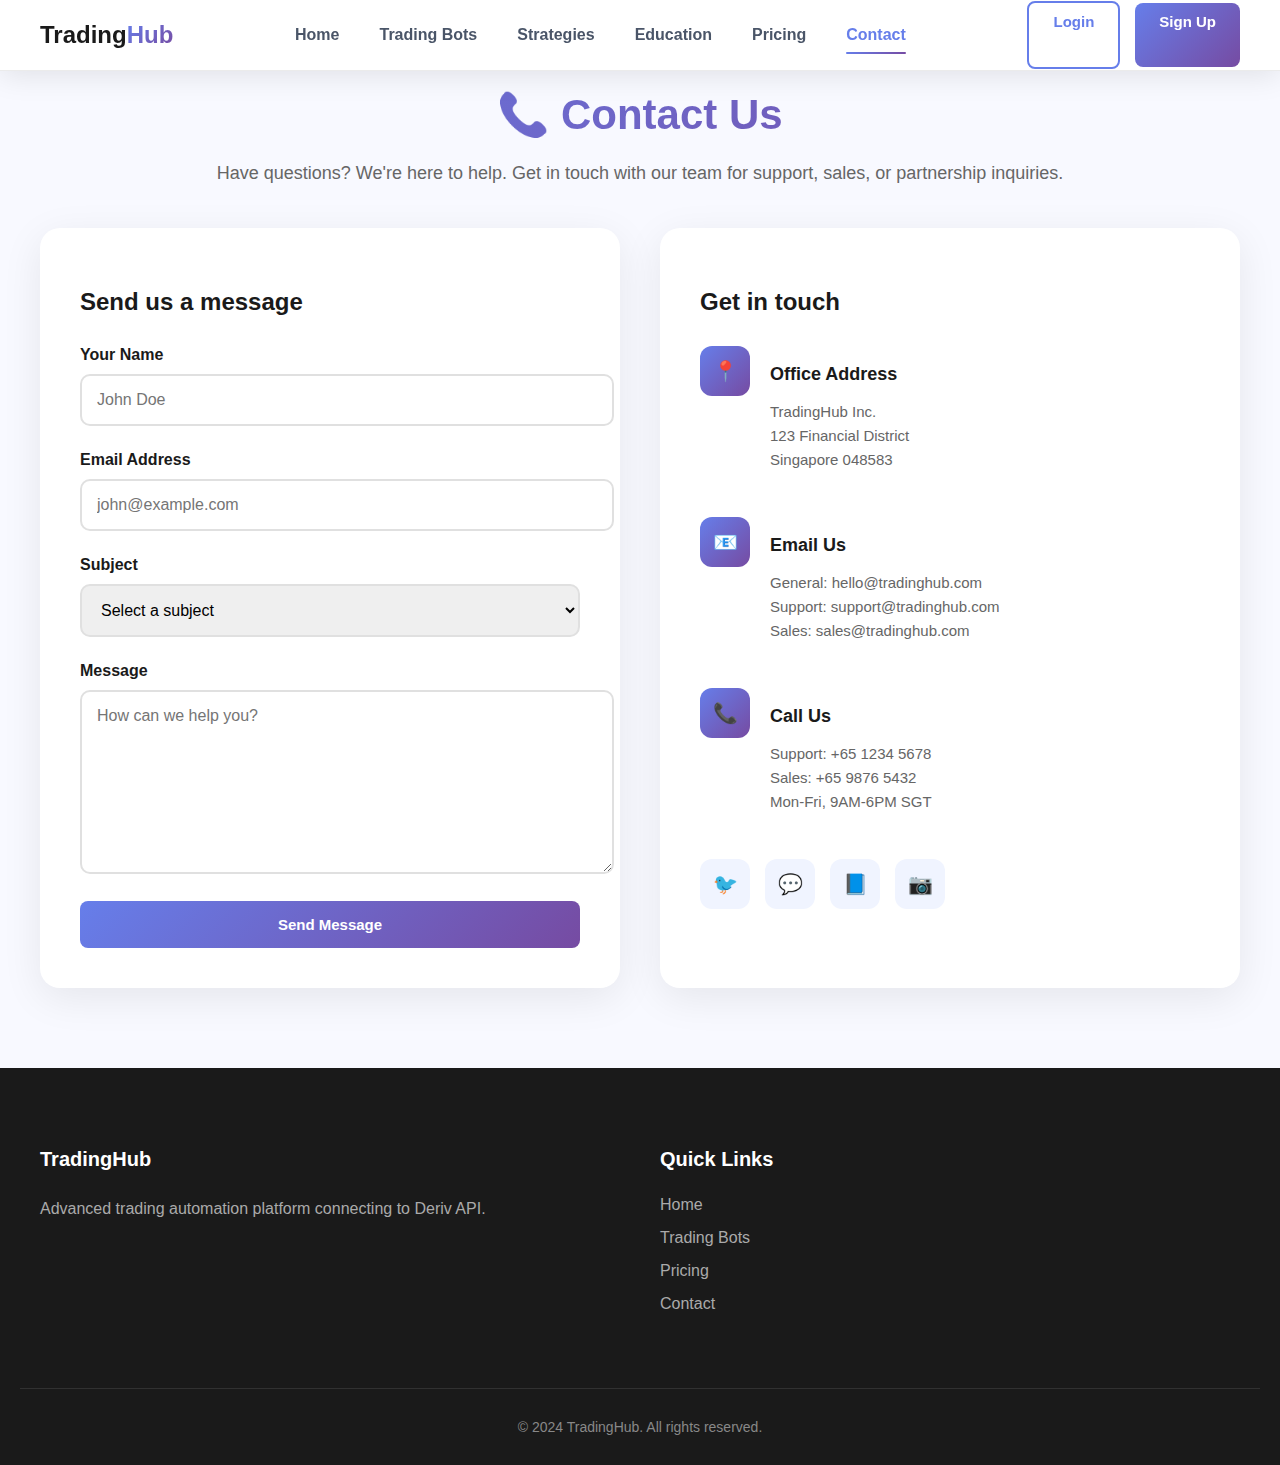
<file: contact.html>
<!doctype html>
<html lang="en" dir="auto" class="light">
    <head>
        <meta charset="UTF-8" />
        <link rel="icon" type="image/svg+xml" href="/deriv-logo.svg" />
        <meta name="viewport" content="width=device-width, initial-scale=1.0, viewport-fit=cover" />
        <meta name="title" content="Contact Us | Deriv Bot" />
        <meta name="description" content="Get in touch with our team for sales, support, or partnership inquiries." />
        <title>Contact Us | Deriv Bot</title>
        <style>
            :root { font-size: 62.5%; }
            body { margin: 0; font-family: -apple-system, BlinkMacSystemFont, 'Segoe UI', Roboto, Oxygen, Ubuntu, sans-serif; background: #f8f9ff; }
            .main-nav { background: rgba(255, 255, 255, 0.95); backdrop-filter: blur(10px); box-shadow: 0 4px 30px rgba(0, 0, 0, 0.1); position: fixed; top: 0; left: 0; right: 0; z-index: 1000; border-bottom: 1px solid rgba(0, 0, 0, 0.08); }
            .nav-container { max-width: 1200px; margin: 0 auto; padding: 0 20px; display: flex; align-items: center; justify-content: space-between; height: 70px; }
            .nav-logo a { font-size: 2.4rem; font-weight: 800; color: #1a1a1a; text-decoration: none; }
            .nav-logo span { color: #667eea; background: linear-gradient(135deg, #667eea 0%, #764ba2 100%); -webkit-background-clip: text; -webkit-text-fill-color: transparent; }
            .nav-menu { display: flex; gap: 40px; align-items: center; }
            .nav-link { color: #4a5568; text-decoration: none; font-weight: 600; font-size: 1.6rem; transition: all 0.3s ease; position: relative; padding: 5px 0; }
            .nav-link:hover, .nav-link.active { color: #667eea; }
            .nav-link.active::after { content: ''; position: absolute; bottom: -5px; left: 0; width: 100%; height: 2px; background: linear-gradient(135deg, #667eea 0%, #764ba2 100%); border-radius: 2px; }
            .nav-auth { display: flex; gap: 15px; align-items: center; }
            .btn { padding: 10px 24px; border-radius: 8px; font-weight: 600; font-size: 1.5rem; text-decoration: none; transition: all 0.3s ease; cursor: pointer; border: none; min-height: 44px; }
            .btn-outline { background: transparent; color: #667eea; border: 2px solid #667eea; }
            .btn-outline:hover { background: #667eea; color: white; transform: translateY(-2px); box-shadow: 0 10px 20px rgba(102, 126, 234, 0.2); }
            .btn-primary { background: linear-gradient(135deg, #667eea 0%, #764ba2 100%); color: white; border: none; }
            .btn-primary:hover { transform: translateY(-2px); box-shadow: 0 10px 25px rgba(102, 126, 234, 0.4); }
            .mobile-toggle { display: none; flex-direction: column; gap: 4px; background: none; border: none; cursor: pointer; padding: 10px; min-height: 44px; min-width: 44px; }
            .mobile-toggle span { width: 25px; height: 3px; background: #1a1a1a; border-radius: 3px; transition: 0.3s; }
            .mobile-menu { display: none; background: white; padding: 20px; box-shadow: 0 10px 30px rgba(0, 0, 0, 0.1); border-top: 1px solid rgba(0, 0, 0, 0.08); }
            .mobile-link { display: block; padding: 15px 0; color: #4a5568; text-decoration: none; font-weight: 600; font-size: 1.8rem; border-bottom: 1px solid rgba(0, 0, 0, 0.05); min-height: 44px; display: flex; align-items: center; }
            .mobile-link:last-child { border-bottom: none; }
            .mobile-link.active { color: #667eea; }
            .mobile-auth { display: flex; flex-direction: column; gap: 15px; margin-top: 20px; padding-top: 20px; border-top: 1px solid rgba(0, 0, 0, 0.08); }
            .page-container { max-width: 1200px; margin: 90px auto 40px; padding: 0 20px; }
            .page-title { font-size: 4.2rem; font-weight: 800; margin-bottom: 20px; background: linear-gradient(135deg, #667eea 0%, #764ba2 100%); -webkit-background-clip: text; -webkit-text-fill-color: transparent; text-align: center; }
            .page-subtitle { font-size: 1.8rem; color: #666; margin-bottom: 40px; line-height: 1.6; text-align: center; }
            .contact-grid { display: grid; grid-template-columns: repeat(auto-fit, minmax(350px, 1fr)); gap: 40px; margin-top: 40px; }
            .contact-form { background: white; border-radius: 20px; padding: 40px; box-shadow: 0 10px 40px rgba(0, 0, 0, 0.08); }
            .form-group { margin-bottom: 25px; }
            .form-label { display: block; font-size: 1.6rem; font-weight: 600; margin-bottom: 10px; color: #1a1a1a; }
            .form-input, .form-textarea { width: 100%; padding: 15px; border: 2px solid #e0e0e0; border-radius: 10px; font-size: 1.6rem; font-family: inherit; transition: all 0.3s ease; }
            .form-input:focus, .form-textarea:focus { outline: none; border-color: #667eea; box-shadow: 0 0 0 3px rgba(102, 126, 234, 0.1); }
            .form-textarea { min-height: 150px; resize: vertical; }
            .contact-info { background: white; border-radius: 20px; padding: 40px; box-shadow: 0 10px 40px rgba(0, 0, 0, 0.08); }
            .info-item { display: flex; align-items: flex-start; margin-bottom: 30px; }
            .info-icon { width: 50px; height: 50px; background: linear-gradient(135deg, #667eea 0%, #764ba2 100%); border-radius: 12px; display: flex; align-items: center; justify-content: center; font-size: 2rem; color: white; margin-right: 20px; flex-shrink: 0; }
            .info-content h3 { font-size: 1.8rem; font-weight: 700; margin-bottom: 8px; color: #1a1a1a; }
            .info-content p { font-size: 1.5rem; color: #666; line-height: 1.6; }
            .social-links { display: flex; gap: 15px; margin-top: 30px; }
            .social-link { width: 50px; height: 50px; background: #f0f4ff; border-radius: 12px; display: flex; align-items: center; justify-content: center; font-size: 2rem; color: #667eea; text-decoration: none; transition: all 0.3s ease; }
            .social-link:hover { background: #667eea; color: white; transform: translateY(-3px); }
            .main-footer { background: #1a1a1a; color: white; padding: 60px 20px 30px; margin-top: 80px; }
            .footer-container { max-width: 1200px; margin: 0 auto; display: grid; grid-template-columns: repeat(auto-fit, minmax(250px, 1fr)); gap: 40px; }
            .footer-column h3 { font-size: 2rem; margin-bottom: 25px; color: white; }
            .footer-links { list-style: none; padding: 0; }
            .footer-links li { margin-bottom: 15px; }
            .footer-links a { color: #aaa; text-decoration: none; font-size: 1.6rem; transition: color 0.3s; }
            .footer-links a:hover { color: #667eea; }
            .copyright { text-align: center; margin-top: 60px; padding-top: 30px; border-top: 1px solid rgba(255, 255, 255, 0.1); color: #888; font-size: 1.4rem; }
            @media (max-width: 768px) {
                .nav-menu, .nav-auth { display: none; }
                .mobile-toggle { display: flex; }
                .mobile-menu.active { display: block; }
                .page-title { font-size: 3rem; }
                .contact-grid { grid-template-columns: 1fr; }
                .contact-form, .contact-info { margin: 0 10px; padding: 30px 20px; }
                .info-item { flex-direction: column; }
                .info-icon { margin-bottom: 15px; }
                .footer-container { grid-template-columns: 1fr; text-align: center; }
            }
        </style>
    </head>
    <body class="body theme theme--light">
        <nav class="main-nav">
            <div class="nav-container">
                <div class="nav-logo"><a href="index.html">Trading<span>Hub</span></a></div>
                <div class="nav-menu">
                    <a href="index.html" class="nav-link">Home</a>
                    <a href="bots.html" class="nav-link">Trading Bots</a>
                    <a href="strategies.html" class="nav-link">Strategies</a>
                    <a href="education.html" class="nav-link">Education</a>
                    <a href="pricing.html" class="nav-link">Pricing</a>
                    <a href="contact.html" class="nav-link active">Contact</a>
                </div>
                <div class="nav-auth">
                    <a href="login.html" class="btn btn-outline">Login</a>
                    <a href="signup.html" class="btn btn-primary">Sign Up</a>
                </div>
                <button class="mobile-toggle"><span></span><span></span><span></span></button>
            </div>
            <div class="mobile-menu">
                <a href="index.html" class="mobile-link">Home</a>
                <a href="bots.html" class="mobile-link">Trading Bots</a>
                <a href="strategies.html" class="mobile-link">Strategies</a>
                <a href="education.html" class="mobile-link">Education</a>
                <a href="pricing.html" class="mobile-link">Pricing</a>
                <a href="contact.html" class="mobile-link active">Contact</a>
                <div class="mobile-auth">
                    <a href="login.html" class="btn btn-outline">Login</a>
                    <a href="signup.html" class="btn btn-primary">Sign Up</a>
                </div>
            </div>
        </nav>

        <div class="page-container">
            <h1 class="page-title">📞 Contact Us</h1>
            <p class="page-subtitle">Have questions? We're here to help. Get in touch with our team for support, sales, or partnership inquiries.</p>
            
            <div class="contact-grid">
                <div class="contact-form">
                    <h2 style="font-size: 2.4rem; margin-bottom: 30px; color: #1a1a1a;">Send us a message</h2>
                    <form id="contactForm">
                        <div class="form-group">
                            <label class="form-label">Your Name</label>
                            <input type="text" class="form-input" placeholder="John Doe" required>
                        </div>
                        <div class="form-group">
                            <label class="form-label">Email Address</label>
                            <input type="email" class="form-input" placeholder="john@example.com" required>
                        </div>
                        <div class="form-group">
                            <label class="form-label">Subject</label>
                            <select class="form-input" required>
                                <option value="">Select a subject</option>
                                <option value="support">Technical Support</option>
                                <option value="sales">Sales Inquiry</option>
                                <option value="partnership">Partnership</option>
                                <option value="billing">Billing Question</option>
                                <option value="other">Other</option>
                            </select>
                        </div>
                        <div class="form-group">
                            <label class="form-label">Message</label>
                            <textarea class="form-textarea" placeholder="How can we help you?" required></textarea>
                        </div>
                        <button type="submit" class="btn btn-primary" style="width: 100%; padding: 15px;">Send Message</button>
                    </form>
                </div>
                
                <div class="contact-info">
                    <h2 style="font-size: 2.4rem; margin-bottom: 30px; color: #1a1a1a;">Get in touch</h2>
                    
                    <div class="info-item">
                        <div class="info-icon">📍</div>
                        <div class="info-content">
                            <h3>Office Address</h3>
                            <p>TradingHub Inc.<br>123 Financial District<br>Singapore 048583</p>
                        </div>
                    </div>
                    
                    <div class="info-item">
                        <div class="info-icon">📧</div>
                        <div class="info-content">
                            <h3>Email Us</h3>
                            <p>General: hello@tradinghub.com<br>Support: support@tradinghub.com<br>Sales: sales@tradinghub.com</p>
                        </div>
                    </div>
                    
                    <div class="info-item">
                        <div class="info-icon">📞</div>
                        <div class="info-content">
                            <h3>Call Us</h3>
                            <p>Support: +65 1234 5678<br>Sales: +65 9876 5432<br>Mon-Fri, 9AM-6PM SGT</p>
                        </div>
                    </div>
                    
                    <div class="social-links">
                        <a href="#" class="social-link">🐦</a>
                        <a href="#" class="social-link">💬</a>
                        <a href="#" class="social-link">📘</a>
                        <a href="#" class="social-link">📷</a>
                    </div>
                </div>
            </div>
        </div>

        <footer class="main-footer">
            <div class="footer-container">
                <div class="footer-column">
                    <h3>TradingHub</h3>
                    <p style="color: #aaa; font-size: 1.6rem; line-height: 1.6;">Advanced trading automation platform connecting to Deriv API.</p>
                </div>
                <div class="footer-column">
                    <h3>Quick Links</h3>
                    <ul class="footer-links">
                        <li><a href="index.html">Home</a></li>
                        <li><a href="bots.html">Trading Bots</a></li>
                        <li><a href="pricing.html">Pricing</a></li>
                        <li><a href="contact.html">Contact</a></li>
                    </ul>
                </div>
            </div>
            <div class="copyright">© 2024 TradingHub. All rights reserved.</div>
        </footer>

        <script>
            document.addEventListener('DOMContentLoaded', function() {
                const mobileToggle = document.querySelector('.mobile-toggle');
                const mobileMenu = document.querySelector('.mobile-menu');
                if (mobileToggle) {
                    mobileToggle.addEventListener('click', function() {
                        mobileMenu.classList.toggle('active');
                        const spans = this.querySelectorAll('span');
                        if (mobileMenu.classList.contains('active')) {
                            spans[0].style.transform = 'rotate(45deg) translate(6px, 6px)';
                            spans[1].style.opacity = '0';
                            spans[2].style.transform = 'rotate(-45deg) translate(7px, -6px)';
                        } else {
                            spans[0].style.transform = 'none';
                            spans[1].style.opacity = '1';
                            spans[2].style.transform = 'none';
                        }
                    });
                }
                document.getElementById('contactForm').addEventListener('submit', function(e) {
                    e.preventDefault();
                    alert('Thank you for your message! We\'ll get back to you within 24 hours.');
                    this.reset();
                });
            });
        </script>
    </body>
</html>
</file>
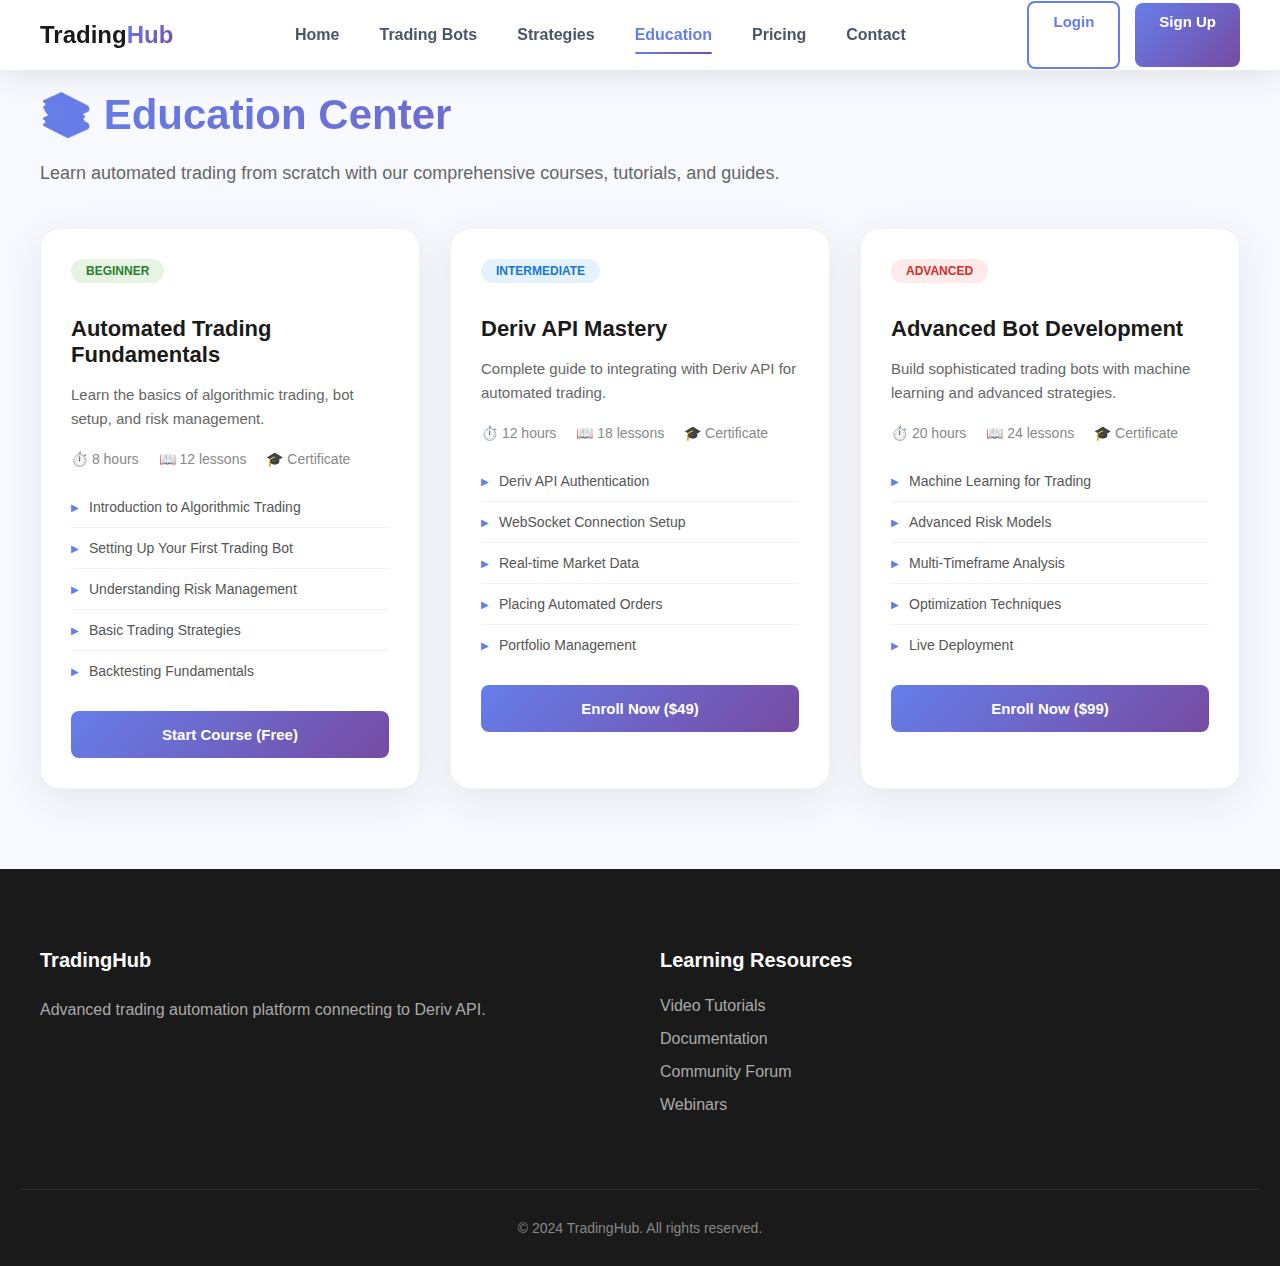
<file: education.html>
<!doctype html>
<html lang="en" dir="auto" class="light">
    <head>
        <meta charset="UTF-8" />
        <link rel="icon" type="image/svg+xml" href="/deriv-logo.svg" />
        <meta name="viewport" content="width=device-width, initial-scale=1.0, viewport-fit=cover" />
        <meta name="title" content="Education Center | Deriv Bot" />
        <meta name="description" content="Learn automated trading with our tutorials, guides, and video courses for Deriv platform." />
        <title>Education Center | Deriv Bot</title>
        <style>
            :root { font-size: 62.5%; }
            body { margin: 0; font-family: -apple-system, BlinkMacSystemFont, 'Segoe UI', Roboto, Oxygen, Ubuntu, sans-serif; background: #f8f9ff; }
            .main-nav { background: rgba(255, 255, 255, 0.95); backdrop-filter: blur(10px); box-shadow: 0 4px 30px rgba(0, 0, 0, 0.1); position: fixed; top: 0; left: 0; right: 0; z-index: 1000; border-bottom: 1px solid rgba(0, 0, 0, 0.08); }
            .nav-container { max-width: 1200px; margin: 0 auto; padding: 0 20px; display: flex; align-items: center; justify-content: space-between; height: 70px; }
            .nav-logo a { font-size: 2.4rem; font-weight: 800; color: #1a1a1a; text-decoration: none; }
            .nav-logo span { color: #667eea; background: linear-gradient(135deg, #667eea 0%, #764ba2 100%); -webkit-background-clip: text; -webkit-text-fill-color: transparent; }
            .nav-menu { display: flex; gap: 40px; align-items: center; }
            .nav-link { color: #4a5568; text-decoration: none; font-weight: 600; font-size: 1.6rem; transition: all 0.3s ease; position: relative; padding: 5px 0; }
            .nav-link:hover, .nav-link.active { color: #667eea; }
            .nav-link.active::after { content: ''; position: absolute; bottom: -5px; left: 0; width: 100%; height: 2px; background: linear-gradient(135deg, #667eea 0%, #764ba2 100%); border-radius: 2px; }
            .nav-auth { display: flex; gap: 15px; align-items: center; }
            .btn { padding: 10px 24px; border-radius: 8px; font-weight: 600; font-size: 1.5rem; text-decoration: none; transition: all 0.3s ease; cursor: pointer; border: none; min-height: 44px; }
            .btn-outline { background: transparent; color: #667eea; border: 2px solid #667eea; }
            .btn-outline:hover { background: #667eea; color: white; transform: translateY(-2px); box-shadow: 0 10px 20px rgba(102, 126, 234, 0.2); }
            .btn-primary { background: linear-gradient(135deg, #667eea 0%, #764ba2 100%); color: white; border: none; }
            .btn-primary:hover { transform: translateY(-2px); box-shadow: 0 10px 25px rgba(102, 126, 234, 0.4); }
            .mobile-toggle { display: none; flex-direction: column; gap: 4px; background: none; border: none; cursor: pointer; padding: 10px; min-height: 44px; min-width: 44px; }
            .mobile-toggle span { width: 25px; height: 3px; background: #1a1a1a; border-radius: 3px; transition: 0.3s; }
            .mobile-menu { display: none; background: white; padding: 20px; box-shadow: 0 10px 30px rgba(0, 0, 0, 0.1); border-top: 1px solid rgba(0, 0, 0, 0.08); }
            .mobile-link { display: block; padding: 15px 0; color: #4a5568; text-decoration: none; font-weight: 600; font-size: 1.8rem; border-bottom: 1px solid rgba(0, 0, 0, 0.05); min-height: 44px; display: flex; align-items: center; }
            .mobile-link:last-child { border-bottom: none; }
            .mobile-link.active { color: #667eea; }
            .mobile-auth { display: flex; flex-direction: column; gap: 15px; margin-top: 20px; padding-top: 20px; border-top: 1px solid rgba(0, 0, 0, 0.08); }
            .page-container { max-width: 1200px; margin: 90px auto 40px; padding: 0 20px; }
            .page-title { font-size: 4.2rem; font-weight: 800; margin-bottom: 20px; background: linear-gradient(135deg, #667eea 0%, #764ba2 100%); -webkit-background-clip: text; -webkit-text-fill-color: transparent; }
            .page-subtitle { font-size: 1.8rem; color: #666; margin-bottom: 40px; line-height: 1.6; }
            .courses-grid { display: grid; grid-template-columns: repeat(auto-fit, minmax(350px, 1fr)); gap: 30px; margin-top: 40px; }
            .course-card { background: white; border-radius: 20px; overflow: hidden; box-shadow: 0 10px 40px rgba(0, 0, 0, 0.08); border: 1px solid rgba(0, 0, 0, 0.05); transition: all 0.3s ease; }
            .course-card:hover { transform: translateY(-5px); box-shadow: 0 20px 60px rgba(0, 0, 0, 0.12); }
            .course-header { padding: 30px 30px 20px; }
            .course-level { display: inline-block; padding: 5px 15px; background: #e3f2fd; color: #1976d2; border-radius: 20px; font-size: 1.2rem; font-weight: 600; margin-bottom: 15px; }
            .course-level.beginner { background: #e7f4e4; color: #2e7d32; }
            .course-level.advanced { background: #ffeaea; color: #d32f2f; }
            .course-name { font-size: 2.2rem; font-weight: 700; margin-bottom: 15px; color: #1a1a1a; }
            .course-desc { font-size: 1.5rem; color: #666; line-height: 1.6; margin-bottom: 20px; }
            .course-meta { display: flex; gap: 20px; font-size: 1.4rem; color: #888; }
            .course-content { padding: 0 30px 30px; }
            .module-list { list-style: none; padding: 0; margin: 0; }
            .module-list li { padding: 12px 0; border-bottom: 1px solid rgba(0, 0, 0, 0.05); font-size: 1.4rem; color: #555; display: flex; align-items: center; }
            .module-list li:last-child { border-bottom: none; }
            .module-list li:before { content: "▶"; color: #667eea; margin-right: 10px; font-size: 1rem; }
            .main-footer { background: #1a1a1a; color: white; padding: 60px 20px 30px; margin-top: 80px; }
            .footer-container { max-width: 1200px; margin: 0 auto; display: grid; grid-template-columns: repeat(auto-fit, minmax(250px, 1fr)); gap: 40px; }
            .footer-column h3 { font-size: 2rem; margin-bottom: 25px; color: white; }
            .footer-links { list-style: none; padding: 0; }
            .footer-links li { margin-bottom: 15px; }
            .footer-links a { color: #aaa; text-decoration: none; font-size: 1.6rem; transition: color 0.3s; }
            .footer-links a:hover { color: #667eea; }
            .copyright { text-align: center; margin-top: 60px; padding-top: 30px; border-top: 1px solid rgba(255, 255, 255, 0.1); color: #888; font-size: 1.4rem; }
            @media (max-width: 768px) {
                .nav-menu, .nav-auth { display: none; }
                .mobile-toggle { display: flex; }
                .mobile-menu.active { display: block; }
                .page-title { font-size: 3rem; }
                .courses-grid { grid-template-columns: 1fr; }
                .course-card { margin: 0 10px; }
                .footer-container { grid-template-columns: 1fr; text-align: center; }
            }
        </style>
    </head>
    <body class="body theme theme--light">
        <nav class="main-nav">
            <div class="nav-container">
                <div class="nav-logo"><a href="index.html">Trading<span>Hub</span></a></div>
                <div class="nav-menu">
                    <a href="index.html" class="nav-link">Home</a>
                    <a href="bots.html" class="nav-link">Trading Bots</a>
                    <a href="strategies.html" class="nav-link">Strategies</a>
                    <a href="education.html" class="nav-link active">Education</a>
                    <a href="pricing.html" class="nav-link">Pricing</a>
                    <a href="contact.html" class="nav-link">Contact</a>
                </div>
                <div class="nav-auth">
                    <a href="login.html" class="btn btn-outline">Login</a>
                    <a href="signup.html" class="btn btn-primary">Sign Up</a>
                </div>
                <button class="mobile-toggle"><span></span><span></span><span></span></button>
            </div>
            <div class="mobile-menu">
                <a href="index.html" class="mobile-link">Home</a>
                <a href="bots.html" class="mobile-link">Trading Bots</a>
                <a href="strategies.html" class="mobile-link">Strategies</a>
                <a href="education.html" class="mobile-link active">Education</a>
                <a href="pricing.html" class="mobile-link">Pricing</a>
                <a href="contact.html" class="mobile-link">Contact</a>
                <div class="mobile-auth">
                    <a href="login.html" class="btn btn-outline">Login</a>
                    <a href="signup.html" class="btn btn-primary">Sign Up</a>
                </div>
            </div>
        </nav>

        <div class="page-container">
            <h1 class="page-title">📚 Education Center</h1>
            <p class="page-subtitle">Learn automated trading from scratch with our comprehensive courses, tutorials, and guides.</p>
            
            <div class="courses-grid">
                <div class="course-card">
                    <div class="course-header">
                        <span class="course-level beginner">BEGINNER</span>
                        <h2 class="course-name">Automated Trading Fundamentals</h2>
                        <p class="course-desc">Learn the basics of algorithmic trading, bot setup, and risk management.</p>
                        <div class="course-meta">
                            <span>⏱️ 8 hours</span>
                            <span>📖 12 lessons</span>
                            <span>🎓 Certificate</span>
                        </div>
                    </div>
                    <div class="course-content">
                        <ul class="module-list">
                            <li>Introduction to Algorithmic Trading</li>
                            <li>Setting Up Your First Trading Bot</li>
                            <li>Understanding Risk Management</li>
                            <li>Basic Trading Strategies</li>
                            <li>Backtesting Fundamentals</li>
                        </ul>
                        <button class="btn btn-primary" style="width: 100%; margin-top: 20px; padding: 15px;">Start Course (Free)</button>
                    </div>
                </div>
                
                <div class="course-card">
                    <div class="course-header">
                        <span class="course-level">INTERMEDIATE</span>
                        <h2 class="course-name">Deriv API Mastery</h2>
                        <p class="course-desc">Complete guide to integrating with Deriv API for automated trading.</p>
                        <div class="course-meta">
                            <span>⏱️ 12 hours</span>
                            <span>📖 18 lessons</span>
                            <span>🎓 Certificate</span>
                        </div>
                    </div>
                    <div class="course-content">
                        <ul class="module-list">
                            <li>Deriv API Authentication</li>
                            <li>WebSocket Connection Setup</li>
                            <li>Real-time Market Data</li>
                            <li>Placing Automated Orders</li>
                            <li>Portfolio Management</li>
                        </ul>
                        <button class="btn btn-primary" style="width: 100%; margin-top: 20px; padding: 15px;">Enroll Now ($49)</button>
                    </div>
                </div>
                
                <div class="course-card">
                    <div class="course-header">
                        <span class="course-level advanced">ADVANCED</span>
                        <h2 class="course-name">Advanced Bot Development</h2>
                        <p class="course-desc">Build sophisticated trading bots with machine learning and advanced strategies.</p>
                        <div class="course-meta">
                            <span>⏱️ 20 hours</span>
                            <span>📖 24 lessons</span>
                            <span>🎓 Certificate</span>
                        </div>
                    </div>
                    <div class="course-content">
                        <ul class="module-list">
                            <li>Machine Learning for Trading</li>
                            <li>Advanced Risk Models</li>
                            <li>Multi-Timeframe Analysis</li>
                            <li>Optimization Techniques</li>
                            <li>Live Deployment</li>
                        </ul>
                        <button class="btn btn-primary" style="width: 100%; margin-top: 20px; padding: 15px;">Enroll Now ($99)</button>
                    </div>
                </div>
            </div>
        </div>

        <footer class="main-footer">
            <div class="footer-container">
                <div class="footer-column">
                    <h3>TradingHub</h3>
                    <p style="color: #aaa; font-size: 1.6rem; line-height: 1.6;">Advanced trading automation platform connecting to Deriv API.</p>
                </div>
                <div class="footer-column">
                    <h3>Learning Resources</h3>
                    <ul class="footer-links">
                        <li><a href="#">Video Tutorials</a></li>
                        <li><a href="#">Documentation</a></li>
                        <li><a href="#">Community Forum</a></li>
                        <li><a href="#">Webinars</a></li>
                    </ul>
                </div>
            </div>
            <div class="copyright">© 2024 TradingHub. All rights reserved.</div>
        </footer>

        <script>
            document.addEventListener('DOMContentLoaded', function() {
                const mobileToggle = document.querySelector('.mobile-toggle');
                const mobileMenu = document.querySelector('.mobile-menu');
                if (mobileToggle) {
                    mobileToggle.addEventListener('click', function() {
                        mobileMenu.classList.toggle('active');
                        const spans = this.querySelectorAll('span');
                        if (mobileMenu.classList.contains('active')) {
                            spans[0].style.transform = 'rotate(45deg) translate(6px, 6px)';
                            spans[1].style.opacity = '0';
                            spans[2].style.transform = 'rotate(-45deg) translate(7px, -6px)';
                        } else {
                            spans[0].style.transform = 'none';
                            spans[1].style.opacity = '1';
                            spans[2].style.transform = 'none';
                        }
                    });
                }
                document.querySelectorAll('.btn-primary').forEach(btn => {
                    btn.addEventListener('click', function() {
                        if (this.textContent.includes('Free')) {
                            alert('Starting free course... Redirecting to lessons.');
                        } else {
                            alert('Course enrollment requires an account. Please sign up first.');
                        }
                    });
                });
            });
        </script>
    </body>
</html>
</file>
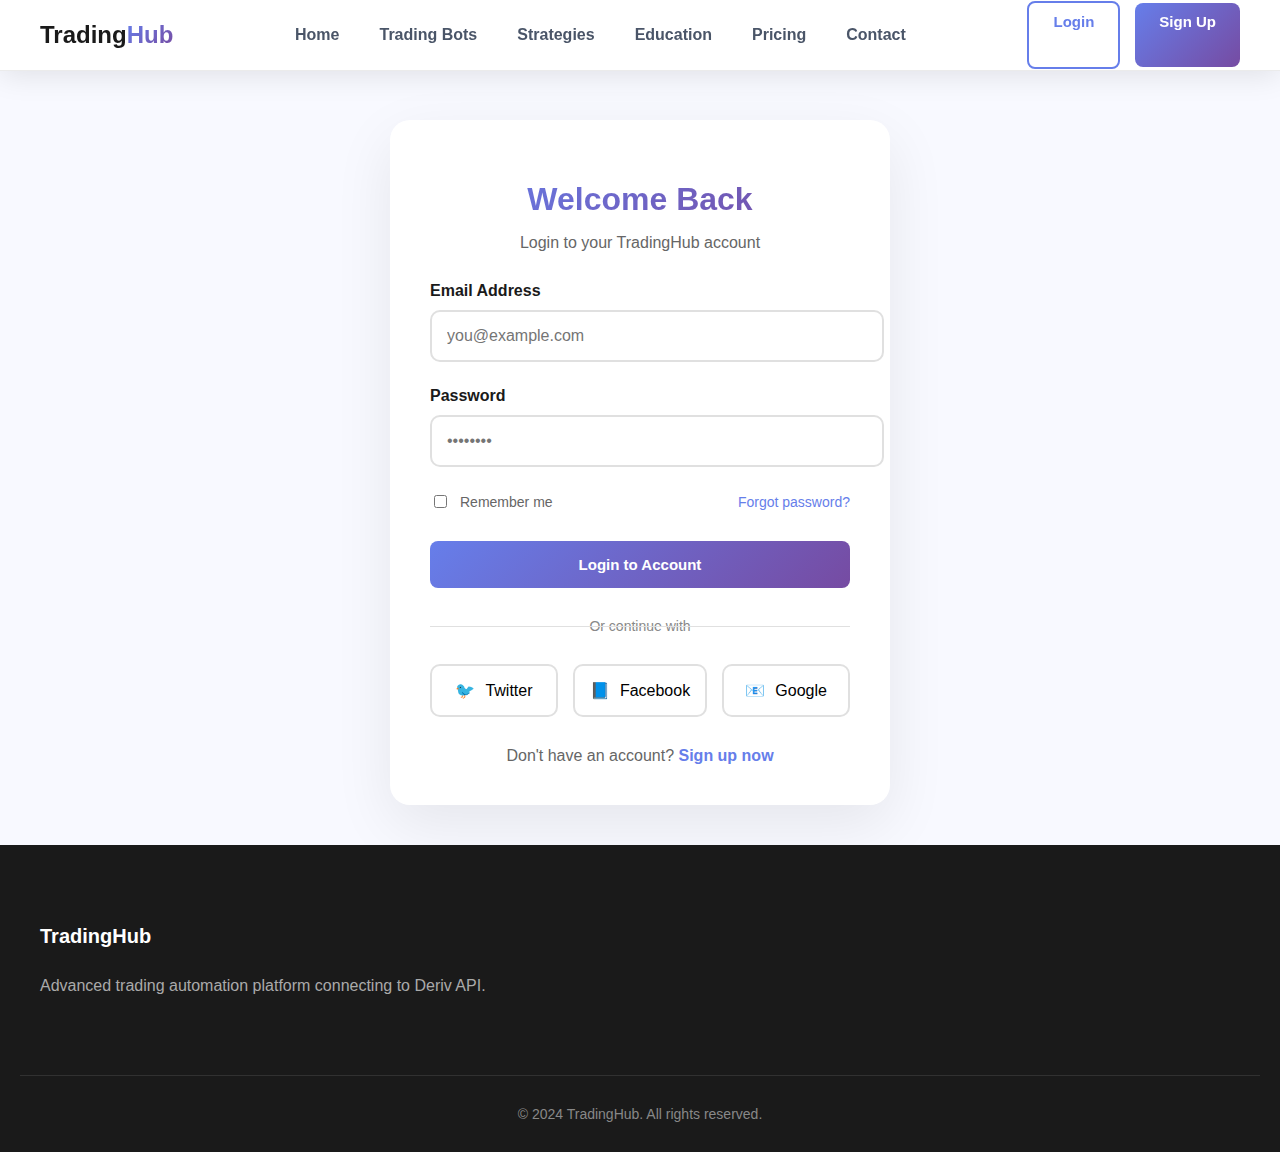
<file: login.html>
<!doctype html>
<html lang="en" dir="auto" class="light">
    <head>
        <meta charset="UTF-8" />
        <link rel="icon" type="image/svg+xml" href="/deriv-logo.svg" />
        <meta name="viewport" content="width=device-width, initial-scale=1.0, viewport-fit=cover" />
        <meta name="title" content="Login | Deriv Bot" />
        <meta name="description" content="Login to your TradingHub account to manage your trading bots and strategies." />
        <title>Login | Deriv Bot</title>
        <style>
            :root { font-size: 62.5%; }
            body { margin: 0; font-family: -apple-system, BlinkMacSystemFont, 'Segoe UI', Roboto, Oxygen, Ubuntu, sans-serif; background: #f8f9ff; min-height: 100vh; display: flex; flex-direction: column; }
            .main-nav { background: rgba(255, 255, 255, 0.95); backdrop-filter: blur(10px); box-shadow: 0 4px 30px rgba(0, 0, 0, 0.1); position: fixed; top: 0; left: 0; right: 0; z-index: 1000; border-bottom: 1px solid rgba(0, 0, 0, 0.08); }
            .nav-container { max-width: 1200px; margin: 0 auto; padding: 0 20px; display: flex; align-items: center; justify-content: space-between; height: 70px; }
            .nav-logo a { font-size: 2.4rem; font-weight: 800; color: #1a1a1a; text-decoration: none; }
            .nav-logo span { color: #667eea; background: linear-gradient(135deg, #667eea 0%, #764ba2 100%); -webkit-background-clip: text; -webkit-text-fill-color: transparent; }
            .nav-menu { display: flex; gap: 40px; align-items: center; }
            .nav-link { color: #4a5568; text-decoration: none; font-weight: 600; font-size: 1.6rem; transition: all 0.3s ease; position: relative; padding: 5px 0; }
            .nav-link:hover, .nav-link.active { color: #667eea; }
            .nav-link.active::after { content: ''; position: absolute; bottom: -5px; left: 0; width: 100%; height: 2px; background: linear-gradient(135deg, #667eea 0%, #764ba2 100%); border-radius: 2px; }
            .nav-auth { display: flex; gap: 15px; align-items: center; }
            .btn { padding: 10px 24px; border-radius: 8px; font-weight: 600; font-size: 1.5rem; text-decoration: none; transition: all 0.3s ease; cursor: pointer; border: none; min-height: 44px; }
            .btn-outline { background: transparent; color: #667eea; border: 2px solid #667eea; }
            .btn-outline:hover { background: #667eea; color: white; transform: translateY(-2px); box-shadow: 0 10px 20px rgba(102, 126, 234, 0.2); }
            .btn-primary { background: linear-gradient(135deg, #667eea 0%, #764ba2 100%); color: white; border: none; }
            .btn-primary:hover { transform: translateY(-2px); box-shadow: 0 10px 25px rgba(102, 126, 234, 0.4); }
            .mobile-toggle { display: none; flex-direction: column; gap: 4px; background: none; border: none; cursor: pointer; padding: 10px; min-height: 44px; min-width: 44px; }
            .mobile-toggle span { width: 25px; height: 3px; background: #1a1a1a; border-radius: 3px; transition: 0.3s; }
            .mobile-menu { display: none; background: white; padding: 20px; box-shadow: 0 10px 30px rgba(0, 0, 0, 0.1); border-top: 1px solid rgba(0, 0, 0, 0.08); }
            .mobile-link { display: block; padding: 15px 0; color: #4a5568; text-decoration: none; font-weight: 600; font-size: 1.8rem; border-bottom: 1px solid rgba(0, 0, 0, 0.05); min-height: 44px; display: flex; align-items: center; }
            .mobile-link:last-child { border-bottom: none; }
            .mobile-link.active { color: #667eea; }
            .mobile-auth { display: flex; flex-direction: column; gap: 15px; margin-top: 20px; padding-top: 20px; border-top: 1px solid rgba(0, 0, 0, 0.08); }
            .auth-container { max-width: 500px; margin: 120px auto 40px; padding: 0 20px; width: 100%; }
            .auth-card { background: white; border-radius: 20px; padding: 40px; box-shadow: 0 20px 60px rgba(0, 0, 0, 0.08); }
            .auth-logo { text-align: center; margin-bottom: 30px; }
            .auth-logo h1 { font-size: 3.2rem; font-weight: 800; margin-bottom: 10px; background: linear-gradient(135deg, #667eea 0%, #764ba2 100%); -webkit-background-clip: text; -webkit-text-fill-color: transparent; }
            .auth-logo p { font-size: 1.6rem; color: #666; }
            .auth-form .form-group { margin-bottom: 25px; }
            .auth-form .form-label { display: block; font-size: 1.6rem; font-weight: 600; margin-bottom: 10px; color: #1a1a1a; }
            .auth-form .form-input { width: 100%; padding: 15px; border: 2px solid #e0e0e0; border-radius: 10px; font-size: 1.6rem; transition: all 0.3s ease; }
            .auth-form .form-input:focus { outline: none; border-color: #667eea; box-shadow: 0 0 0 3px rgba(102, 126, 234, 0.1); }
            .remember-forgot { display: flex; justify-content: space-between; align-items: center; margin-bottom: 30px; }
            .remember-me { display: flex; align-items: center; gap: 10px; font-size: 1.4rem; color: #666; }
            .forgot-password { font-size: 1.4rem; color: #667eea; text-decoration: none; }
            .forgot-password:hover { text-decoration: underline; }
            .divider { text-align: center; margin: 30px 0; position: relative; }
            .divider:before { content: ''; position: absolute; top: 50%; left: 0; right: 0; height: 1px; background: #e0e0e0; }
            .divider span { background: white; padding: 0 20px; color: #888; font-size: 1.4rem; }
            .social-login { display: flex; gap: 15px; margin-bottom: 30px; }
            .social-btn { flex: 1; padding: 15px; border: 2px solid #e0e0e0; border-radius: 10px; background: white; font-size: 1.6rem; display: flex; align-items: center; justify-content: center; gap: 10px; cursor: pointer; transition: all 0.3s ease; }
            .social-btn:hover { border-color: #667eea; }
            .auth-footer { text-align: center; margin-top: 30px; font-size: 1.6rem; color: #666; }
            .auth-footer a { color: #667eea; text-decoration: none; font-weight: 600; }
            .auth-footer a:hover { text-decoration: underline; }
            .main-footer { background: #1a1a1a; color: white; padding: 60px 20px 30px; margin-top: auto; }
            .footer-container { max-width: 1200px; margin: 0 auto; display: grid; grid-template-columns: repeat(auto-fit, minmax(250px, 1fr)); gap: 40px; }
            .footer-column h3 { font-size: 2rem; margin-bottom: 25px; color: white; }
            .footer-links { list-style: none; padding: 0; }
            .footer-links li { margin-bottom: 15px; }
            .footer-links a { color: #aaa; text-decoration: none; font-size: 1.6rem; transition: color 0.3s; }
            .footer-links a:hover { color: #667eea; }
            .copyright { text-align: center; margin-top: 60px; padding-top: 30px; border-top: 1px solid rgba(255, 255, 255, 0.1); color: #888; font-size: 1.4rem; }
            @media (max-width: 768px) {
                .nav-menu, .nav-auth { display: none; }
                .mobile-toggle { display: flex; }
                .mobile-menu.active { display: block; }
                .auth-container { margin: 90px auto 40px; }
                .auth-card { padding: 30px 20px; margin: 0 10px; }
                .social-login { flex-direction: column; }
                .footer-container { grid-template-columns: 1fr; text-align: center; }
            }
        </style>
    </head>
    <body class="body theme theme--light">
        <nav class="main-nav">
            <div class="nav-container">
                <div class="nav-logo"><a href="index.html">Trading<span>Hub</span></a></div>
                <div class="nav-menu">
                    <a href="index.html" class="nav-link">Home</a>
                    <a href="bots.html" class="nav-link">Trading Bots</a>
                    <a href="strategies.html" class="nav-link">Strategies</a>
                    <a href="education.html" class="nav-link">Education</a>
                    <a href="pricing.html" class="nav-link">Pricing</a>
                    <a href="contact.html" class="nav-link">Contact</a>
                </div>
                <div class="nav-auth">
                    <a href="login.html" class="btn btn-outline">Login</a>
                    <a href="signup.html" class="btn btn-primary">Sign Up</a>
                </div>
                <button class="mobile-toggle"><span></span><span></span><span></span></button>
            </div>
            <div class="mobile-menu">
                <a href="index.html" class="mobile-link">Home</a>
                <a href="bots.html" class="mobile-link">Trading Bots</a>
                <a href="strategies.html" class="mobile-link">Strategies</a>
                <a href="education.html" class="mobile-link">Education</a>
                <a href="pricing.html" class="mobile-link">Pricing</a>
                <a href="contact.html" class="mobile-link">Contact</a>
                <div class="mobile-auth">
                    <a href="login.html" class="btn btn-outline">Login</a>
                    <a href="signup.html" class="btn btn-primary">Sign Up</a>
                </div>
            </div>
        </nav>

        <div class="auth-container">
            <div class="auth-card">
                <div class="auth-logo">
                    <h1>Welcome Back</h1>
                    <p>Login to your TradingHub account</p>
                </div>
                
                <form class="auth-form" id="loginForm">
                    <div class="form-group">
                        <label class="form-label">Email Address</label>
                        <input type="email" class="form-input" placeholder="you@example.com" required>
                    </div>
                    
                    <div class="form-group">
                        <label class="form-label">Password</label>
                        <input type="password" class="form-input" placeholder="••••••••" required>
                    </div>
                    
                    <div class="remember-forgot">
                        <label class="remember-me">
                            <input type="checkbox"> Remember me
                        </label>
                        <a href="#" class="forgot-password">Forgot password?</a>
                    </div>
                    
                    <button type="submit" class="btn btn-primary" style="width: 100%; padding: 15px;">Login to Account</button>
                    
                    <div class="divider"><span>Or continue with</span></div>
                    
                    <div class="social-login">
                        <button type="button" class="social-btn">
                            <span>🐦</span> Twitter
                        </button>
                        <button type="button" class="social-btn">
                            <span>📘</span> Facebook
                        </button>
                        <button type="button" class="social-btn">
                            <span>📧</span> Google
                        </button>
                    </div>
                    
                    <div class="auth-footer">
                        Don't have an account? <a href="signup.html">Sign up now</a>
                    </div>
                </form>
            </div>
        </div>

        <footer class="main-footer">
            <div class="footer-container">
                <div class="footer-column">
                    <h3>TradingHub</h3>
                    <p style="color: #aaa; font-size: 1.6rem; line-height: 1.6;">Advanced trading automation platform connecting to Deriv API.</p>
                </div>
            </div>
            <div class="copyright">© 2024 TradingHub. All rights reserved.</div>
        </footer>

        <script>
            document.addEventListener('DOMContentLoaded', function() {
                const mobileToggle = document.querySelector('.mobile-toggle');
                const mobileMenu = document.querySelector('.mobile-menu');
                if (mobileToggle) {
                    mobileToggle.addEventListener('click', function() {
                        mobileMenu.classList.toggle('active');
                        const spans = this.querySelectorAll('span');
                        if (mobileMenu.classList.contains('active')) {
                            spans[0].style.transform = 'rotate(45deg) translate(6px, 6px)';
                            spans[1].style.opacity = '0';
                            spans[2].style.transform = 'rotate(-45deg) translate(7px, -6px)';
                        } else {
                            spans[0].style.transform = 'none';
                            spans[1].style.opacity = '1';
                            spans[2].style.transform = 'none';
                        }
                    });
                }
                document.getElementById('loginForm').addEventListener('submit', function(e) {
                    e.preventDefault();
                    alert('Login successful! Redirecting to dashboard...');
                    // In real app, this would redirect to dashboard
                    // window.location.href = 'dashboard.html';
                });
                document.querySelectorAll('.social-btn').forEach(btn => {
                    btn.addEventListener('click', function() {
                        alert('Social login would be implemented in production.');
                    });
                });
                document.querySelector('.forgot-password').addEventListener('click', function(e) {
                    e.preventDefault();
                    alert('Password reset email sent! Check your inbox.');
                });
            });
        </script>
    </body>
</html>
</file>
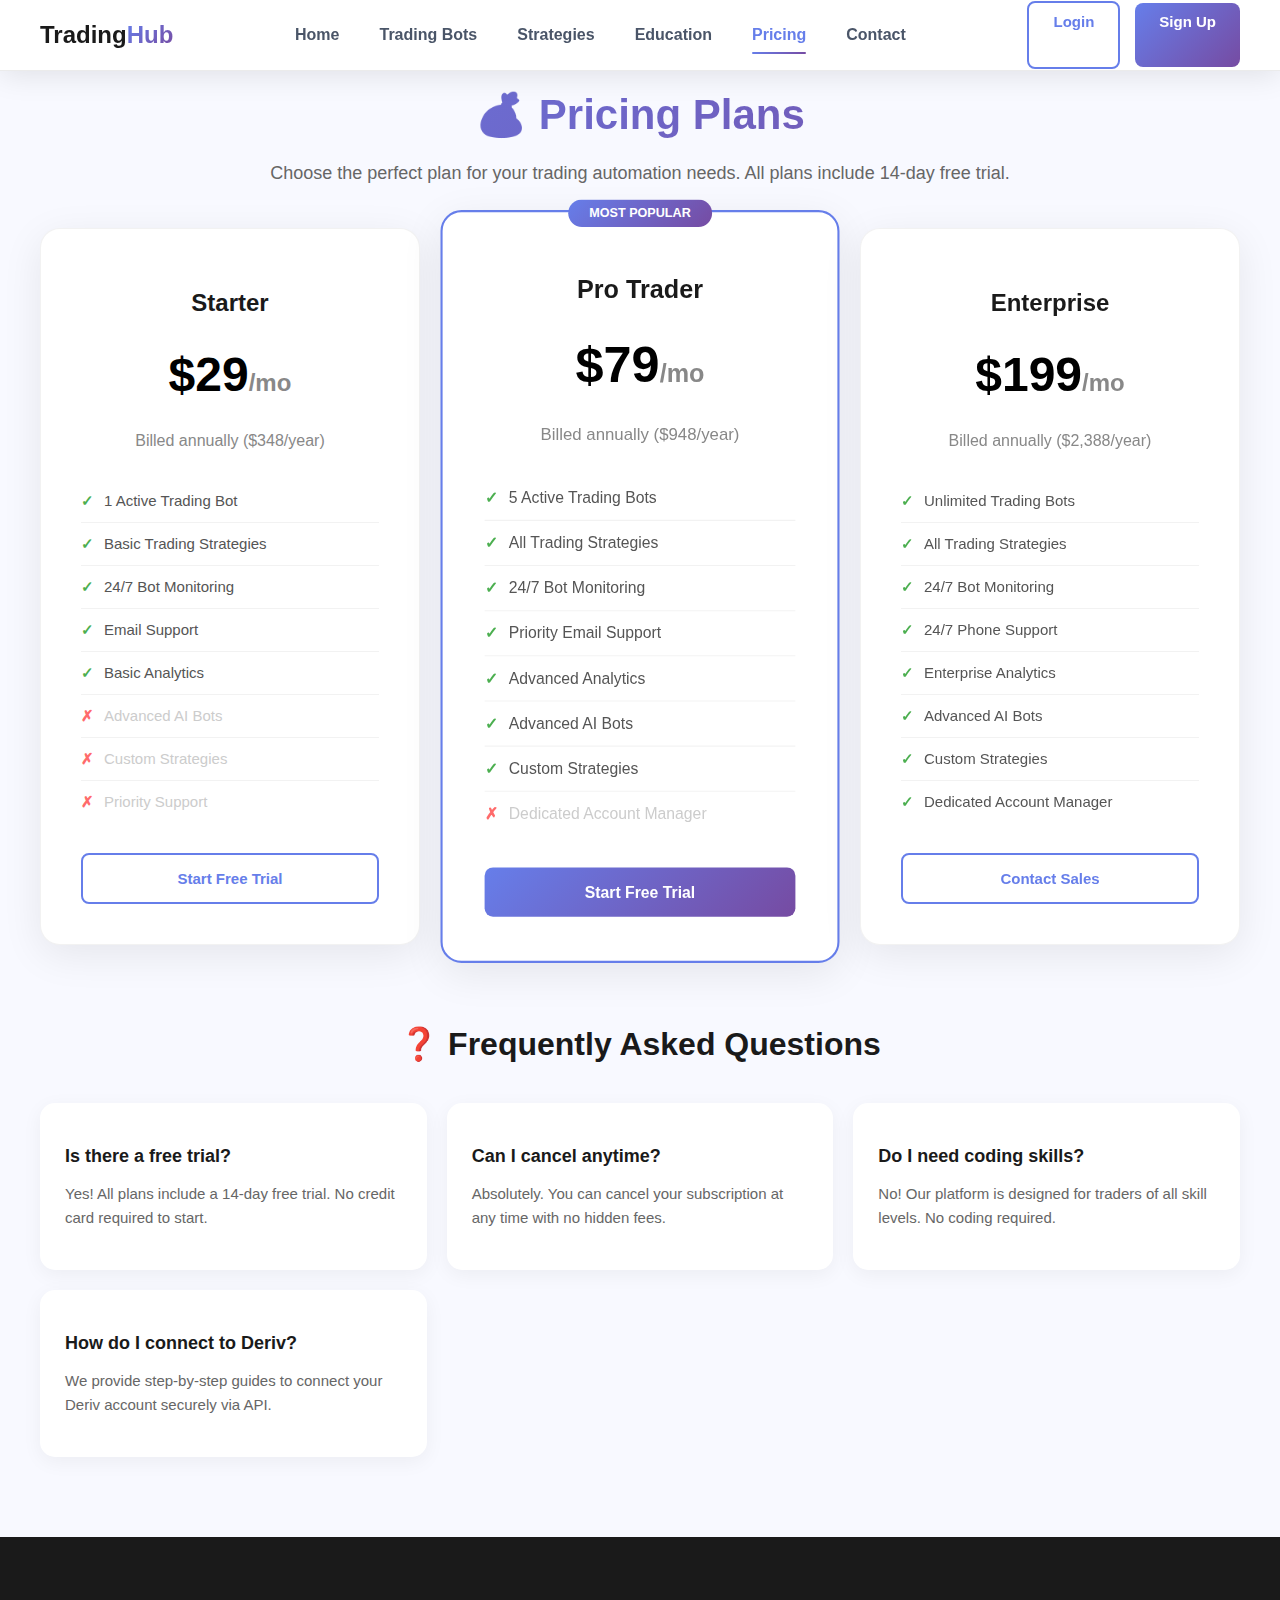
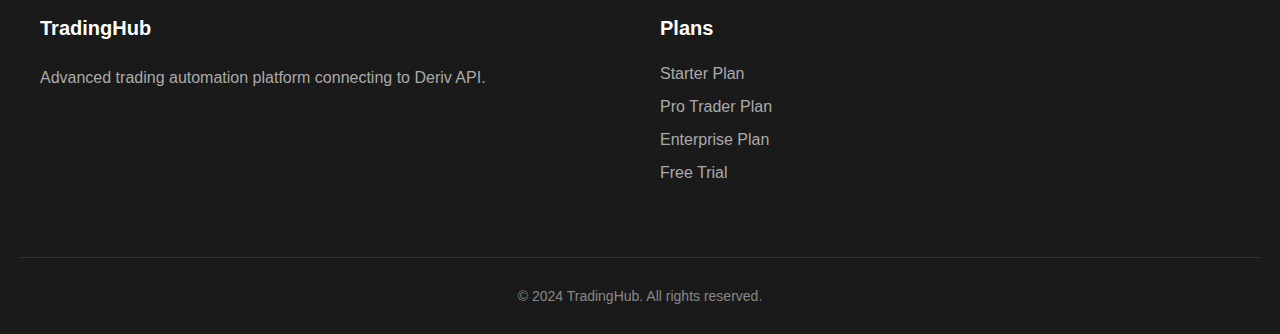
<file: pricing.html>
<!doctype html>
<html lang="en" dir="auto" class="light">
    <head>
        <meta charset="UTF-8" />
        <link rel="icon" type="image/svg+xml" href="/deriv-logo.svg" />
        <meta name="viewport" content="width=device-width, initial-scale=1.0, viewport-fit=cover" />
        <meta name="title" content="Pricing Plans | Deriv Bot" />
        <meta name="description" content="Choose the right plan for your automated trading needs. Free trial available for all plans." />
        <title>Pricing Plans | Deriv Bot</title>
        <style>
            :root { font-size: 62.5%; }
            body { margin: 0; font-family: -apple-system, BlinkMacSystemFont, 'Segoe UI', Roboto, Oxygen, Ubuntu, sans-serif; background: #f8f9ff; }
            .main-nav { background: rgba(255, 255, 255, 0.95); backdrop-filter: blur(10px); box-shadow: 0 4px 30px rgba(0, 0, 0, 0.1); position: fixed; top: 0; left: 0; right: 0; z-index: 1000; border-bottom: 1px solid rgba(0, 0, 0, 0.08); }
            .nav-container { max-width: 1200px; margin: 0 auto; padding: 0 20px; display: flex; align-items: center; justify-content: space-between; height: 70px; }
            .nav-logo a { font-size: 2.4rem; font-weight: 800; color: #1a1a1a; text-decoration: none; }
            .nav-logo span { color: #667eea; background: linear-gradient(135deg, #667eea 0%, #764ba2 100%); -webkit-background-clip: text; -webkit-text-fill-color: transparent; }
            .nav-menu { display: flex; gap: 40px; align-items: center; }
            .nav-link { color: #4a5568; text-decoration: none; font-weight: 600; font-size: 1.6rem; transition: all 0.3s ease; position: relative; padding: 5px 0; }
            .nav-link:hover, .nav-link.active { color: #667eea; }
            .nav-link.active::after { content: ''; position: absolute; bottom: -5px; left: 0; width: 100%; height: 2px; background: linear-gradient(135deg, #667eea 0%, #764ba2 100%); border-radius: 2px; }
            .nav-auth { display: flex; gap: 15px; align-items: center; }
            .btn { padding: 10px 24px; border-radius: 8px; font-weight: 600; font-size: 1.5rem; text-decoration: none; transition: all 0.3s ease; cursor: pointer; border: none; min-height: 44px; }
            .btn-outline { background: transparent; color: #667eea; border: 2px solid #667eea; }
            .btn-outline:hover { background: #667eea; color: white; transform: translateY(-2px); box-shadow: 0 10px 20px rgba(102, 126, 234, 0.2); }
            .btn-primary { background: linear-gradient(135deg, #667eea 0%, #764ba2 100%); color: white; border: none; }
            .btn-primary:hover { transform: translateY(-2px); box-shadow: 0 10px 25px rgba(102, 126, 234, 0.4); }
            .mobile-toggle { display: none; flex-direction: column; gap: 4px; background: none; border: none; cursor: pointer; padding: 10px; min-height: 44px; min-width: 44px; }
            .mobile-toggle span { width: 25px; height: 3px; background: #1a1a1a; border-radius: 3px; transition: 0.3s; }
            .mobile-menu { display: none; background: white; padding: 20px; box-shadow: 0 10px 30px rgba(0, 0, 0, 0.1); border-top: 1px solid rgba(0, 0, 0, 0.08); }
            .mobile-link { display: block; padding: 15px 0; color: #4a5568; text-decoration: none; font-weight: 600; font-size: 1.8rem; border-bottom: 1px solid rgba(0, 0, 0, 0.05); min-height: 44px; display: flex; align-items: center; }
            .mobile-link:last-child { border-bottom: none; }
            .mobile-link.active { color: #667eea; }
            .mobile-auth { display: flex; flex-direction: column; gap: 15px; margin-top: 20px; padding-top: 20px; border-top: 1px solid rgba(0, 0, 0, 0.08); }
            .page-container { max-width: 1200px; margin: 90px auto 40px; padding: 0 20px; }
            .page-title { font-size: 4.2rem; font-weight: 800; margin-bottom: 20px; background: linear-gradient(135deg, #667eea 0%, #764ba2 100%); -webkit-background-clip: text; -webkit-text-fill-color: transparent; text-align: center; }
            .page-subtitle { font-size: 1.8rem; color: #666; margin-bottom: 40px; line-height: 1.6; text-align: center; }
            .pricing-grid { display: grid; grid-template-columns: repeat(auto-fit, minmax(300px, 1fr)); gap: 30px; margin-top: 40px; }
            .pricing-card { background: white; border-radius: 20px; padding: 40px; box-shadow: 0 10px 40px rgba(0, 0, 0, 0.08); border: 1px solid rgba(0, 0, 0, 0.05); transition: all 0.3s ease; position: relative; }
            .pricing-card:hover { transform: translateY(-5px); box-shadow: 0 20px 60px rgba(0, 0, 0, 0.12); }
            .pricing-card.popular { border: 2px solid #667eea; transform: scale(1.05); }
            .pricing-badge { position: absolute; top: -12px; left: 50%; transform: translateX(-50%); background: linear-gradient(135deg, #667eea 0%, #764ba2 100%); color: white; padding: 6px 20px; border-radius: 20px; font-size: 1.2rem; font-weight: 600; }
            .plan-name { font-size: 2.4rem; font-weight: 700; margin-bottom: 15px; color: #1a1a1a; text-align: center; }
            .plan-price { font-size: 4.8rem; font-weight: 800; margin: 30px 0; text-align: center; }
            .plan-price span { font-size: 2.4rem; color: #888; }
            .plan-period { font-size: 1.6rem; color: #888; text-align: center; margin-bottom: 30px; }
            .plan-features { list-style: none; padding: 0; margin: 30px 0; }
            .plan-features li { padding: 12px 0; border-bottom: 1px solid rgba(0, 0, 0, 0.05); font-size: 1.5rem; color: #555; display: flex; align-items: center; }
            .plan-features li:last-child { border-bottom: none; }
            .plan-features li:before { content: "✓"; color: #4CAF50; margin-right: 10px; font-weight: bold; }
            .plan-features li.disabled { color: #ccc; }
            .plan-features li.disabled:before { content: "✗"; color: #ff6b6b; }
            .faq-section { margin-top: 80px; }
            .faq-title { font-size: 3.2rem; font-weight: 800; margin-bottom: 40px; text-align: center; color: #1a1a1a; }
            .faq-grid { display: grid; grid-template-columns: repeat(auto-fit, minmax(350px, 1fr)); gap: 20px; }
            .faq-item { background: white; border-radius: 15px; padding: 25px; box-shadow: 0 5px 20px rgba(0, 0, 0, 0.05); }
            .faq-question { font-size: 1.8rem; font-weight: 600; margin-bottom: 15px; color: #1a1a1a; }
            .faq-answer { font-size: 1.5rem; color: #666; line-height: 1.6; }
            .main-footer { background: #1a1a1a; color: white; padding: 60px 20px 30px; margin-top: 80px; }
            .footer-container { max-width: 1200px; margin: 0 auto; display: grid; grid-template-columns: repeat(auto-fit, minmax(250px, 1fr)); gap: 40px; }
            .footer-column h3 { font-size: 2rem; margin-bottom: 25px; color: white; }
            .footer-links { list-style: none; padding: 0; }
            .footer-links li { margin-bottom: 15px; }
            .footer-links a { color: #aaa; text-decoration: none; font-size: 1.6rem; transition: color 0.3s; }
            .footer-links a:hover { color: #667eea; }
            .copyright { text-align: center; margin-top: 60px; padding-top: 30px; border-top: 1px solid rgba(255, 255, 255, 0.1); color: #888; font-size: 1.4rem; }
            @media (max-width: 768px) {
                .nav-menu, .nav-auth { display: none; }
                .mobile-toggle { display: flex; }
                .mobile-menu.active { display: block; }
                .page-title { font-size: 3rem; }
                .pricing-grid { grid-template-columns: 1fr; }
                .pricing-card { margin: 0 10px; }
                .pricing-card.popular { transform: none; }
                .faq-grid { grid-template-columns: 1fr; }
                .footer-container { grid-template-columns: 1fr; text-align: center; }
            }
        </style>
    </head>
    <body class="body theme theme--light">
        <nav class="main-nav">
            <div class="nav-container">
                <div class="nav-logo"><a href="index.html">Trading<span>Hub</span></a></div>
                <div class="nav-menu">
                    <a href="index.html" class="nav-link">Home</a>
                    <a href="bots.html" class="nav-link">Trading Bots</a>
                    <a href="strategies.html" class="nav-link">Strategies</a>
                    <a href="education.html" class="nav-link">Education</a>
                    <a href="pricing.html" class="nav-link active">Pricing</a>
                    <a href="contact.html" class="nav-link">Contact</a>
                </div>
                <div class="nav-auth">
                    <a href="login.html" class="btn btn-outline">Login</a>
                    <a href="signup.html" class="btn btn-primary">Sign Up</a>
                </div>
                <button class="mobile-toggle"><span></span><span></span><span></span></button>
            </div>
            <div class="mobile-menu">
                <a href="index.html" class="mobile-link">Home</a>
                <a href="bots.html" class="mobile-link">Trading Bots</a>
                <a href="strategies.html" class="mobile-link">Strategies</a>
                <a href="education.html" class="mobile-link">Education</a>
                <a href="pricing.html" class="mobile-link active">Pricing</a>
                <a href="contact.html" class="mobile-link">Contact</a>
                <div class="mobile-auth">
                    <a href="login.html" class="btn btn-outline">Login</a>
                    <a href="signup.html" class="btn btn-primary">Sign Up</a>
                </div>
            </div>
        </nav>

        <div class="page-container">
            <h1 class="page-title">💰 Pricing Plans</h1>
            <p class="page-subtitle">Choose the perfect plan for your trading automation needs. All plans include 14-day free trial.</p>
            
            <div class="pricing-grid">
                <div class="pricing-card">
                    <h2 class="plan-name">Starter</h2>
                    <div class="plan-price">$29<span>/mo</span></div>
                    <div class="plan-period">Billed annually ($348/year)</div>
                    <ul class="plan-features">
                        <li>1 Active Trading Bot</li>
                        <li>Basic Trading Strategies</li>
                        <li>24/7 Bot Monitoring</li>
                        <li>Email Support</li>
                        <li>Basic Analytics</li>
                        <li class="disabled">Advanced AI Bots</li>
                        <li class="disabled">Custom Strategies</li>
                        <li class="disabled">Priority Support</li>
                    </ul>
                    <button class="btn btn-outline" style="width: 100%; padding: 15px;">Start Free Trial</button>
                </div>
                
                <div class="pricing-card popular">
                    <div class="pricing-badge">MOST POPULAR</div>
                    <h2 class="plan-name">Pro Trader</h2>
                    <div class="plan-price">$79<span>/mo</span></div>
                    <div class="plan-period">Billed annually ($948/year)</div>
                    <ul class="plan-features">
                        <li>5 Active Trading Bots</li>
                        <li>All Trading Strategies</li>
                        <li>24/7 Bot Monitoring</li>
                        <li>Priority Email Support</li>
                        <li>Advanced Analytics</li>
                        <li>Advanced AI Bots</li>
                        <li>Custom Strategies</li>
                        <li class="disabled">Dedicated Account Manager</li>
                    </ul>
                    <button class="btn btn-primary" style="width: 100%; padding: 15px;">Start Free Trial</button>
                </div>
                
                <div class="pricing-card">
                    <h2 class="plan-name">Enterprise</h2>
                    <div class="plan-price">$199<span>/mo</span></div>
                    <div class="plan-period">Billed annually ($2,388/year)</div>
                    <ul class="plan-features">
                        <li>Unlimited Trading Bots</li>
                        <li>All Trading Strategies</li>
                        <li>24/7 Bot Monitoring</li>
                        <li>24/7 Phone Support</li>
                        <li>Enterprise Analytics</li>
                        <li>Advanced AI Bots</li>
                        <li>Custom Strategies</li>
                        <li>Dedicated Account Manager</li>
                    </ul>
                    <button class="btn btn-outline" style="width: 100%; padding: 15px;">Contact Sales</button>
                </div>
            </div>
            
            <div class="faq-section">
                <h2 class="faq-title">❓ Frequently Asked Questions</h2>
                <div class="faq-grid">
                    <div class="faq-item">
                        <h3 class="faq-question">Is there a free trial?</h3>
                        <p class="faq-answer">Yes! All plans include a 14-day free trial. No credit card required to start.</p>
                    </div>
                    <div class="faq-item">
                        <h3 class="faq-question">Can I cancel anytime?</h3>
                        <p class="faq-answer">Absolutely. You can cancel your subscription at any time with no hidden fees.</p>
                    </div>
                    <div class="faq-item">
                        <h3 class="faq-question">Do I need coding skills?</h3>
                        <p class="faq-answer">No! Our platform is designed for traders of all skill levels. No coding required.</p>
                    </div>
                    <div class="faq-item">
                        <h3 class="faq-question">How do I connect to Deriv?</h3>
                        <p class="faq-answer">We provide step-by-step guides to connect your Deriv account securely via API.</p>
                    </div>
                </div>
            </div>
        </div>

        <footer class="main-footer">
            <div class="footer-container">
                <div class="footer-column">
                    <h3>TradingHub</h3>
                    <p style="color: #aaa; font-size: 1.6rem; line-height: 1.6;">Advanced trading automation platform connecting to Deriv API.</p>
                </div>
                <div class="footer-column">
                    <h3>Plans</h3>
                    <ul class="footer-links">
                        <li><a href="#starter">Starter Plan</a></li>
                        <li><a href="#pro">Pro Trader Plan</a></li>
                        <li><a href="#enterprise">Enterprise Plan</a></li>
                        <li><a href="#trial">Free Trial</a></li>
                    </ul>
                </div>
            </div>
            <div class="copyright">© 2024 TradingHub. All rights reserved.</div>
        </footer>

        <script>
            document.addEventListener('DOMContentLoaded', function() {
                const mobileToggle = document.querySelector('.mobile-toggle');
                const mobileMenu = document.querySelector('.mobile-menu');
                if (mobileToggle) {
                    mobileToggle.addEventListener('click', function() {
                        mobileMenu.classList.toggle('active');
                        const spans = this.querySelectorAll('span');
                        if (mobileMenu.classList.contains('active')) {
                            spans[0].style.transform = 'rotate(45deg) translate(6px, 6px)';
                            spans[1].style.opacity = '0';
                            spans[2].style.transform = 'rotate(-45deg) translate(7px, -6px)';
                        } else {
                            spans[0].style.transform = 'none';
                            spans[1].style.opacity = '1';
                            spans[2].style.transform = 'none';
                        }
                    });
                }
                document.querySelectorAll('.btn').forEach(btn => {
                    btn.addEventListener('click', function() {
                        if (this.textContent.includes('Trial')) {
                            alert('Starting 14-day free trial... Redirecting to sign up.');
                        } else if (this.textContent.includes('Sales')) {
                            alert('Please contact us at sales@tradinghub.com for enterprise pricing.');
                        }
                    });
                });
            });
        </script>
    </body>
</html>
</file>
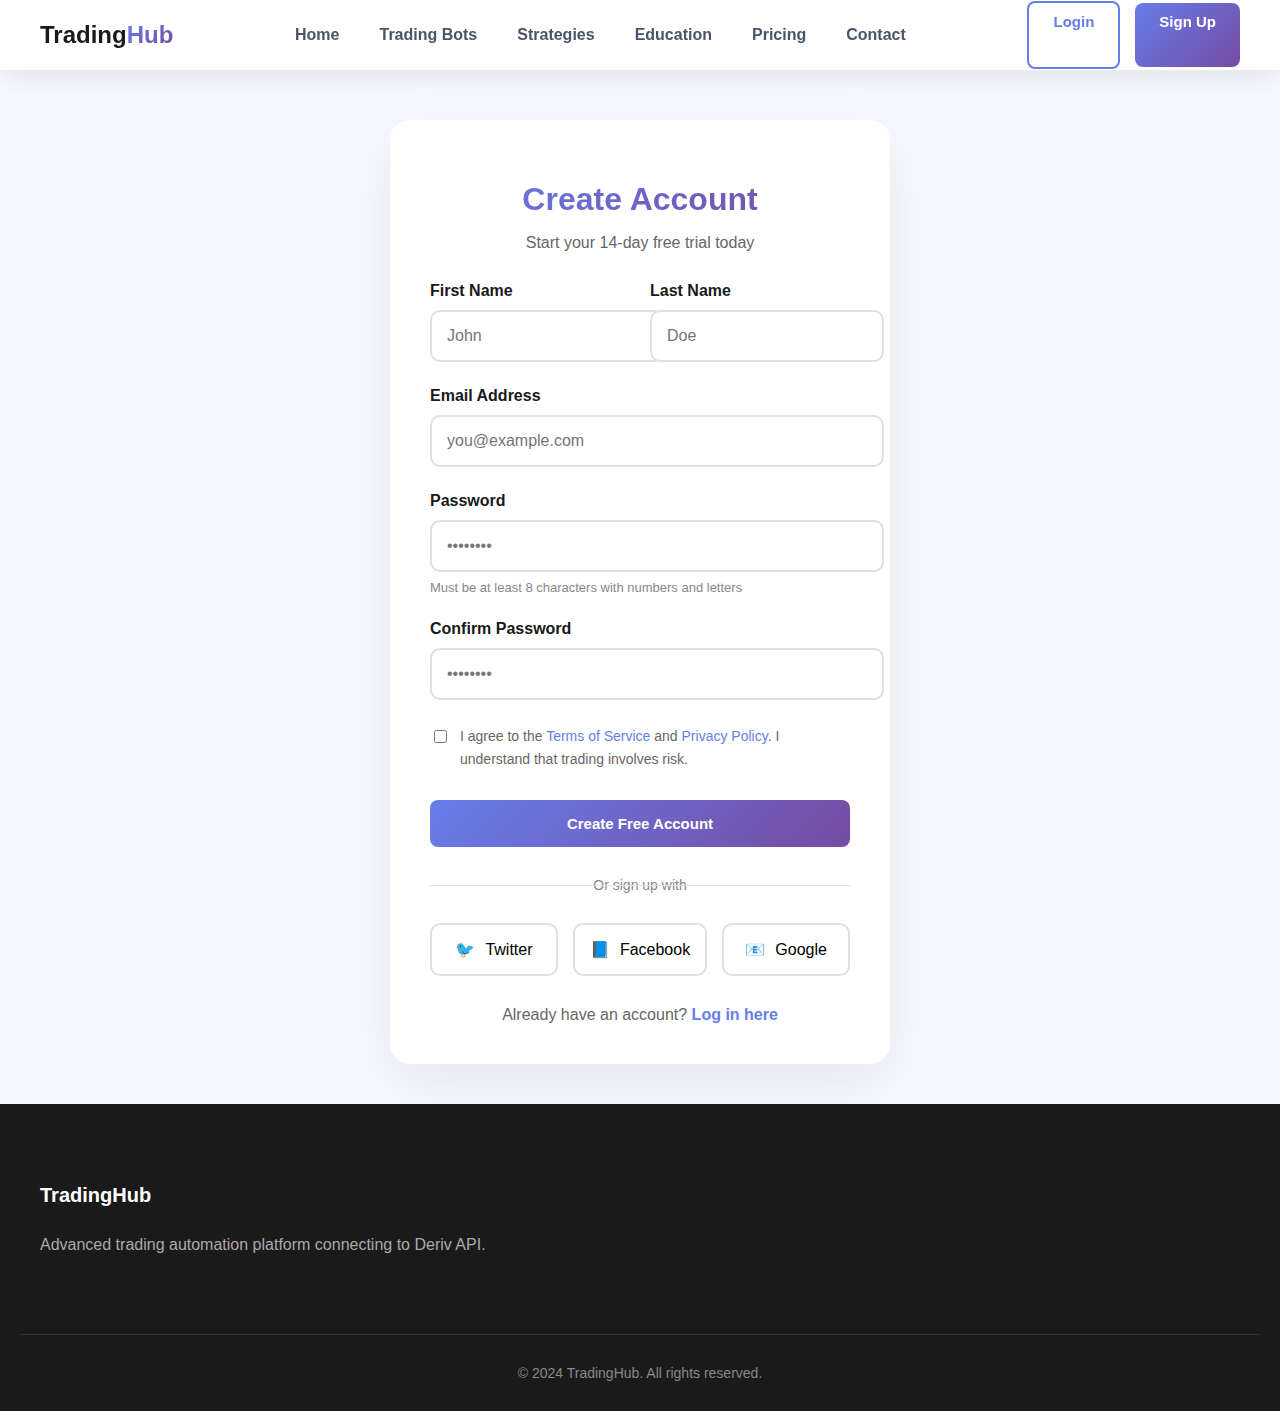
<file: signup.html>
<!doctype html>
<html lang="en" dir="auto" class="light">
    <head>
        <meta charset="UTF-8" />
        <link rel="icon" type="image/svg+xml" href="/deriv-logo.svg" />
        <meta name="viewport" content="width=device-width, initial-scale=1.0, viewport-fit=cover" />
        <meta name="title" content="Sign Up | Deriv Bot" />
        <meta name="description" content="Create your TradingHub account to start automated trading with Deriv API." />
        <title>Sign Up | Deriv Bot</title>
        <style>
            :root { font-size: 62.5%; }
            body { margin: 0; font-family: -apple-system, BlinkMacSystemFont, 'Segoe UI', Roboto, Oxygen, Ubuntu, sans-serif; background: #f8f9ff; min-height: 100vh; display: flex; flex-direction: column; }
            .main-nav { background: rgba(255, 255, 255, 0.95); backdrop-filter: blur(10px); box-shadow: 0 4px 30px rgba(0, 0, 0, 0.1); position: fixed; top: 0; left: 0; right: 0; z-index: 1000; border-bottom: 1px solid rgba(0, 0, 0, 0.08); }
            .nav-container { max-width: 1200px; margin: 0 auto; padding: 0 20px; display: flex; align-items: center; justify-content: space-between; height: 70px; }
            .nav-logo a { font-size: 2.4rem; font-weight: 800; color: #1a1a1a; text-decoration: none; }
            .nav-logo span { color: #667eea; background: linear-gradient(135deg, #667eea 0%, #764ba2 100%); -webkit-background-clip: text; -webkit-text-fill-color: transparent; }
            .nav-menu { display: flex; gap: 40px; align-items: center; }
            .nav-link { color: #4a5568; text-decoration: none; font-weight: 600; font-size: 1.6rem; transition: all 0.3s ease; position: relative; padding: 5px 0; }
            .nav-link:hover, .nav-link.active { color: #667eea; }
            .nav-link.active::after { content: ''; position: absolute; bottom: -5px; left: 0; width: 100%; height: 2px; background: linear-gradient(135deg, #667eea 0%, #764ba2 100%); border-radius: 2px; }
            .nav-auth { display: flex; gap: 15px; align-items: center; }
            .btn { padding: 10px 24px; border-radius: 8px; font-weight: 600; font-size: 1.5rem; text-decoration: none; transition: all 0.3s ease; cursor: pointer; border: none; min-height: 44px; }
            .btn-outline { background: transparent; color: #667eea; border: 2px solid #667eea; }
            .btn-outline:hover { background: #667eea; color: white; transform: translateY(-2px); box-shadow: 0 10px 20px rgba(102, 126, 234, 0.2); }
            .btn-primary { background: linear-gradient(135deg, #667eea 0%, #764ba2 100%); color: white; border: none; }
            .btn-primary:hover { transform: translateY(-2px); box-shadow: 0 10px 25px rgba(102, 126, 234, 0.4); }
            .mobile-toggle { display: none; flex-direction: column; gap: 4px; background: none; border: none; cursor: pointer; padding: 10px; min-height: 44px; min-width: 44px; }
            .mobile-toggle span { width: 25px; height: 3px; background: #1a1a1a; border-radius: 3px; transition: 0.3s; }
            .mobile-menu { display: none; background: white; padding: 20px; box-shadow: 0 10px 30px rgba(0, 0, 0, 0.1); border-top: 1px solid rgba(0, 0, 0, 0.08); }
            .mobile-link { display: block; padding: 15px 0; color: #4a5568; text-decoration: none; font-weight: 600; font-size: 1.8rem; border-bottom: 1px solid rgba(0, 0, 0, 0.05); min-height: 44px; display: flex; align-items: center; }
            .mobile-link:last-child { border-bottom: none; }
            .mobile-link.active { color: #667eea; }
            .mobile-auth { display: flex; flex-direction: column; gap: 15px; margin-top: 20px; padding-top: 20px; border-top: 1px solid rgba(0, 0, 0, 0.08); }
            .auth-container { max-width: 500px; margin: 120px auto 40px; padding: 0 20px; width: 100%; }
            .auth-card { background: white; border-radius: 20px; padding: 40px; box-shadow: 0 20px 60px rgba(0, 0, 0, 0.08); }
            .auth-logo { text-align: center; margin-bottom: 30px; }
            .auth-logo h1 { font-size: 3.2rem; font-weight: 800; margin-bottom: 10px; background: linear-gradient(135deg, #667eea 0%, #764ba2 100%); -webkit-background-clip: text; -webkit-text-fill-color: transparent; }
            .auth-logo p { font-size: 1.6rem; color: #666; }
            .auth-form .form-group { margin-bottom: 25px; }
            .auth-form .form-label { display: block; font-size: 1.6rem; font-weight: 600; margin-bottom: 10px; color: #1a1a1a; }
            .auth-form .form-input { width: 100%; padding: 15px; border: 2px solid #e0e0e0; border-radius: 10px; font-size: 1.6rem; transition: all 0.3s ease; }
            .auth-form .form-input:focus { outline: none; border-color: #667eea; box-shadow: 0 0 0 3px rgba(102, 126, 234, 0.1); }
            .name-group { display: grid; grid-template-columns: 1fr 1fr; gap: 20px; }
            .terms-group { display: flex; align-items: flex-start; gap: 10px; margin-bottom: 30px; }
            .terms-group input[type="checkbox"] { margin-top: 5px; }
            .terms-group label { font-size: 1.4rem; color: #666; line-height: 1.6; }
            .terms-group a { color: #667eea; text-decoration: none; }
            .terms-group a:hover { text-decoration: underline; }
            .divider { text-align: center; margin: 30px 0; position: relative; }
            .divider:before { content: ''; position: absolute; top: 50%; left: 0; right: 0; height: 1px; background: #e0e0e0; }
            .divider span { background: white; padding: 0 20px; color: #888; font-size: 1.4rem; }
            .social-login { display: flex; gap: 15px; margin-bottom: 30px; }
            .social-btn { flex: 1; padding: 15px; border: 2px solid #e0e0e0; border-radius: 10px; background: white; font-size: 1.6rem; display: flex; align-items: center; justify-content: center; gap: 10px; cursor: pointer; transition: all 0.3s ease; }
            .social-btn:hover { border-color: #667eea; }
            .auth-footer { text-align: center; margin-top: 30px; font-size: 1.6rem; color: #666; }
            .auth-footer a { color: #667eea; text-decoration: none; font-weight: 600; }
            .auth-footer a:hover { text-decoration: underline; }
            .main-footer { background: #1a1a1a; color: white; padding: 60px 20px 30px; margin-top: auto; }
            .footer-container { max-width: 1200px; margin: 0 auto; display: grid; grid-template-columns: repeat(auto-fit, minmax(250px, 1fr)); gap: 40px; }
            .footer-column h3 { font-size: 2rem; margin-bottom: 25px; color: white; }
            .footer-links { list-style: none; padding: 0; }
            .footer-links li { margin-bottom: 15px; }
            .footer-links a { color: #aaa; text-decoration: none; font-size: 1.6rem; transition: color 0.3s; }
            .footer-links a:hover { color: #667eea; }
            .copyright { text-align: center; margin-top: 60px; padding-top: 30px; border-top: 1px solid rgba(255, 255, 255, 0.1); color: #888; font-size: 1.4rem; }
            @media (max-width: 768px) {
                .nav-menu, .nav-auth { display: none; }
                .mobile-toggle { display: flex; }
                .mobile-menu.active { display: block; }
                .auth-container { margin: 90px auto 40px; }
                .auth-card { padding: 30px 20px; margin: 0 10px; }
                .name-group { grid-template-columns: 1fr; gap: 15px; }
                .social-login { flex-direction: column; }
                .footer-container { grid-template-columns: 1fr; text-align: center; }
            }
        </style>
    </head>
    <body class="body theme theme--light">
        <nav class="main-nav">
            <div class="nav-container">
                <div class="nav-logo"><a href="index.html">Trading<span>Hub</span></a></div>
                <div class="nav-menu">
                    <a href="index.html" class="nav-link">Home</a>
                    <a href="bots.html" class="nav-link">Trading Bots</a>
                    <a href="strategies.html" class="nav-link">Strategies</a>
                    <a href="education.html" class="nav-link">Education</a>
                    <a href="pricing.html" class="nav-link">Pricing</a>
                    <a href="contact.html" class="nav-link">Contact</a>
                </div>
                <div class="nav-auth">
                    <a href="login.html" class="btn btn-outline">Login</a>
                    <a href="signup.html" class="btn btn-primary">Sign Up</a>
                </div>
                <button class="mobile-toggle"><span></span><span></span><span></span></button>
            </div>
            <div class="mobile-menu">
                <a href="index.html" class="mobile-link">Home</a>
                <a href="bots.html" class="mobile-link">Trading Bots</a>
                <a href="strategies.html" class="mobile-link">Strategies</a>
                <a href="education.html" class="mobile-link">Education</a>
                <a href="pricing.html" class="mobile-link">Pricing</a>
                <a href="contact.html" class="mobile-link">Contact</a>
                <div class="mobile-auth">
                    <a href="login.html" class="btn btn-outline">Login</a>
                    <a href="signup.html" class="btn btn-primary">Sign Up</a>
                </div>
            </div>
        </nav>

        <div class="auth-container">
            <div class="auth-card">
                <div class="auth-logo">
                    <h1>Create Account</h1>
                    <p>Start your 14-day free trial today</p>
                </div>
                
                <form class="auth-form" id="signupForm">
                    <div class="name-group">
                        <div class="form-group">
                            <label class="form-label">First Name</label>
                            <input type="text" class="form-input" placeholder="John" required>
                        </div>
                        <div class="form-group">
                            <label class="form-label">Last Name</label>
                            <input type="text" class="form-input" placeholder="Doe" required>
                        </div>
                    </div>
                    
                    <div class="form-group">
                        <label class="form-label">Email Address</label>
                        <input type="email" class="form-input" placeholder="you@example.com" required>
                    </div>
                    
                    <div class="form-group">
                        <label class="form-label">Password</label>
                        <input type="password" class="form-input" placeholder="••••••••" required>
                        <small style="display: block; margin-top: 8px; font-size: 1.3rem; color: #888;">Must be at least 8 characters with numbers and letters</small>
                    </div>
                    
                    <div class="form-group">
                        <label class="form-label">Confirm Password</label>
                        <input type="password" class="form-input" placeholder="••••••••" required>
                    </div>
                    
                    <div class="terms-group">
                        <input type="checkbox" id="terms" required>
                        <label for="terms">
                            I agree to the <a href="#">Terms of Service</a> and <a href="#">Privacy Policy</a>. I understand that trading involves risk.
                        </label>
                    </div>
                    
                    <button type="submit" class="btn btn-primary" style="width: 100%; padding: 15px;">Create Free Account</button>
                    
                    <div class="divider"><span>Or sign up with</span></div>
                    
                    <div class="social-login">
                        <button type="button" class="social-btn">
                            <span>🐦</span> Twitter
                        </button>
                        <button type="button" class="social-btn">
                            <span>📘</span> Facebook
                        </button>
                        <button type="button" class="social-btn">
                            <span>📧</span> Google
                        </button>
                    </div>
                    
                    <div class="auth-footer">
                        Already have an account? <a href="login.html">Log in here</a>
                    </div>
                </form>
            </div>
        </div>

        <footer class="main-footer">
            <div class="footer-container">
                <div class="footer-column">
                    <h3>TradingHub</h3>
                    <p style="color: #aaa; font-size: 1.6rem; line-height: 1.6;">Advanced trading automation platform connecting to Deriv API.</p>
                </div>
            </div>
            <div class="copyright">© 2024 TradingHub. All rights reserved.</div>
        </footer>

        <script>
            document.addEventListener('DOMContentLoaded', function() {
                const mobileToggle = document.querySelector('.mobile-toggle');
                const mobileMenu = document.querySelector('.mobile-menu');
                if (mobileToggle) {
                    mobileToggle.addEventListener('click', function() {
                        mobileMenu.classList.toggle('active');
                        const spans = this.querySelectorAll('span');
                        if (mobileMenu.classList.contains('active')) {
                            spans[0].style.transform = 'rotate(45deg) translate(6px, 6px)';
                            spans[1].style.opacity = '0';
                            spans[2].style.transform = 'rotate(-45deg) translate(7px, -6px)';
                        } else {
                            spans[0].style.transform = 'none';
                            spans[1].style.opacity = '1';
                            spans[2].style.transform = 'none';
                        }
                    });
                }
                document.getElementById('signupForm').addEventListener('submit', function(e) {
                    e.preventDefault();
                    const password = this.querySelector('input[type="password"]').value;
                    const confirmPassword = this.querySelectorAll('input[type="password"]')[1].value;
                    
                    if (password !== confirmPassword) {
                        alert('Passwords do not match!');
                        return;
                    }
                    
                    if (password.length < 8) {
                        alert('Password must be at least 8 characters long.');
                        return;
                    }
                    
                    alert('Account created successfully! Redirecting to dashboard...\n\nYour 14-day free trial has started.');
                    // In real app, this would redirect to dashboard
                    // window.location.href = 'dashboard.html';
                });
                document.querySelectorAll('.social-btn').forEach(btn => {
                    btn.addEventListener('click', function() {
                        alert('Social signup would be implemented in production.');
                    });
                });
            });
        </script>
    </body>
</html>
</file>
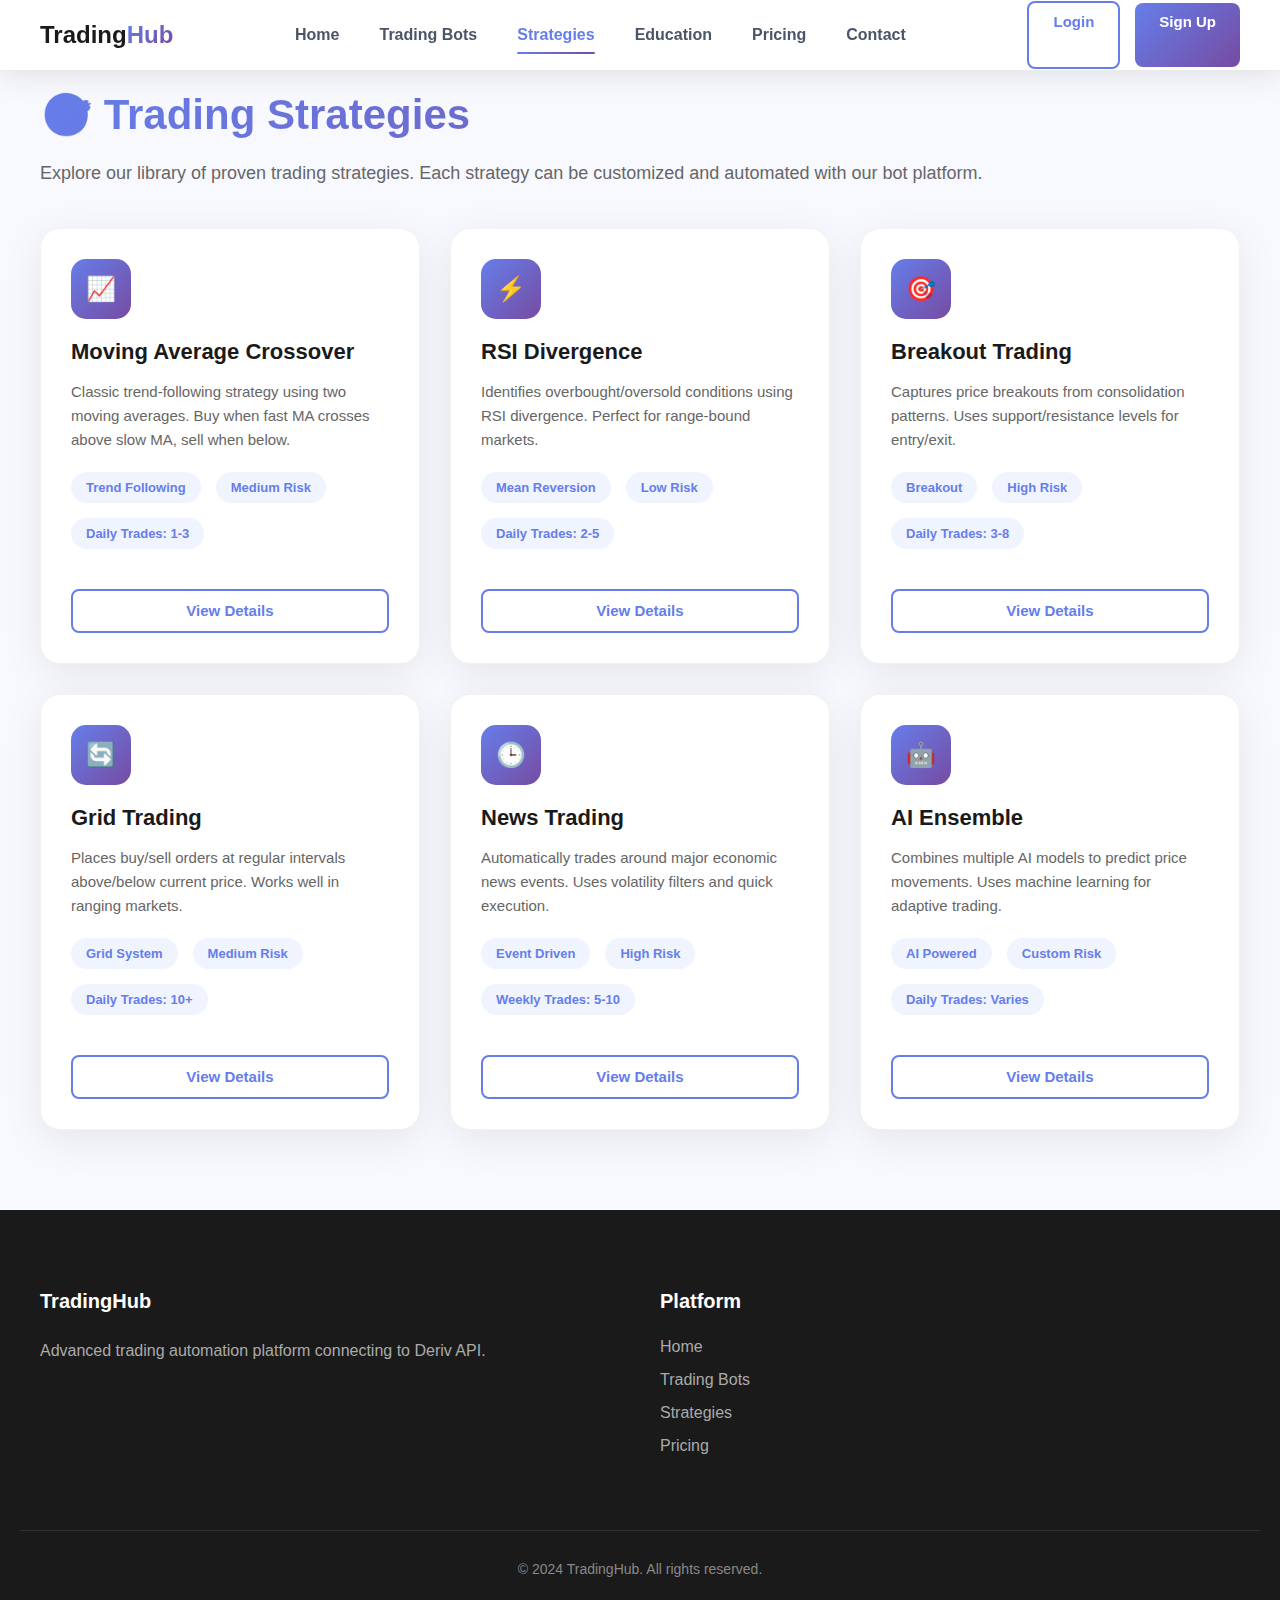
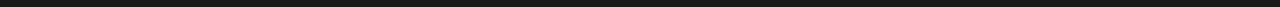
<file: strategies.html>
<!doctype html>
<html lang="en" dir="auto" class="light">
    <head>
        <meta charset="UTF-8" />
        <link rel="icon" type="image/svg+xml" href="/deriv-logo.svg" />
        <meta name="viewport" content="width=device-width, initial-scale=1.0, viewport-fit=cover" />
        <meta name="title" content="Trading Strategies | Deriv Bot" />
        <meta name="description" content="Pre-built trading strategies for Deriv platform. Backtest and optimize your automated trading approaches." />
        <title>Trading Strategies | Deriv Bot</title>
        <style>
            :root { font-size: 62.5%; }
            body { margin: 0; font-family: -apple-system, BlinkMacSystemFont, 'Segoe UI', Roboto, Oxygen, Ubuntu, sans-serif; background: #f8f9ff; }
            .main-nav { background: rgba(255, 255, 255, 0.95); backdrop-filter: blur(10px); box-shadow: 0 4px 30px rgba(0, 0, 0, 0.1); position: fixed; top: 0; left: 0; right: 0; z-index: 1000; border-bottom: 1px solid rgba(0, 0, 0, 0.08); }
            .nav-container { max-width: 1200px; margin: 0 auto; padding: 0 20px; display: flex; align-items: center; justify-content: space-between; height: 70px; }
            .nav-logo a { font-size: 2.4rem; font-weight: 800; color: #1a1a1a; text-decoration: none; }
            .nav-logo span { color: #667eea; background: linear-gradient(135deg, #667eea 0%, #764ba2 100%); -webkit-background-clip: text; -webkit-text-fill-color: transparent; }
            .nav-menu { display: flex; gap: 40px; align-items: center; }
            .nav-link { color: #4a5568; text-decoration: none; font-weight: 600; font-size: 1.6rem; transition: all 0.3s ease; position: relative; padding: 5px 0; }
            .nav-link:hover, .nav-link.active { color: #667eea; }
            .nav-link.active::after { content: ''; position: absolute; bottom: -5px; left: 0; width: 100%; height: 2px; background: linear-gradient(135deg, #667eea 0%, #764ba2 100%); border-radius: 2px; }
            .nav-auth { display: flex; gap: 15px; align-items: center; }
            .btn { padding: 10px 24px; border-radius: 8px; font-weight: 600; font-size: 1.5rem; text-decoration: none; transition: all 0.3s ease; cursor: pointer; border: none; min-height: 44px; }
            .btn-outline { background: transparent; color: #667eea; border: 2px solid #667eea; }
            .btn-outline:hover { background: #667eea; color: white; transform: translateY(-2px); box-shadow: 0 10px 20px rgba(102, 126, 234, 0.2); }
            .btn-primary { background: linear-gradient(135deg, #667eea 0%, #764ba2 100%); color: white; border: none; }
            .btn-primary:hover { transform: translateY(-2px); box-shadow: 0 10px 25px rgba(102, 126, 234, 0.4); }
            .mobile-toggle { display: none; flex-direction: column; gap: 4px; background: none; border: none; cursor: pointer; padding: 10px; min-height: 44px; min-width: 44px; }
            .mobile-toggle span { width: 25px; height: 3px; background: #1a1a1a; border-radius: 3px; transition: 0.3s; }
            .mobile-menu { display: none; background: white; padding: 20px; box-shadow: 0 10px 30px rgba(0, 0, 0, 0.1); border-top: 1px solid rgba(0, 0, 0, 0.08); }
            .mobile-link { display: block; padding: 15px 0; color: #4a5568; text-decoration: none; font-weight: 600; font-size: 1.8rem; border-bottom: 1px solid rgba(0, 0, 0, 0.05); min-height: 44px; display: flex; align-items: center; }
            .mobile-link:last-child { border-bottom: none; }
            .mobile-link.active { color: #667eea; }
            .mobile-auth { display: flex; flex-direction: column; gap: 15px; margin-top: 20px; padding-top: 20px; border-top: 1px solid rgba(0, 0, 0, 0.08); }
            .page-container { max-width: 1200px; margin: 90px auto 40px; padding: 0 20px; }
            .page-title { font-size: 4.2rem; font-weight: 800; margin-bottom: 20px; background: linear-gradient(135deg, #667eea 0%, #764ba2 100%); -webkit-background-clip: text; -webkit-text-fill-color: transparent; }
            .page-subtitle { font-size: 1.8rem; color: #666; margin-bottom: 40px; line-height: 1.6; }
            .strategies-grid { display: grid; grid-template-columns: repeat(auto-fit, minmax(350px, 1fr)); gap: 30px; margin-top: 40px; }
            .strategy-card { background: white; border-radius: 20px; padding: 30px; box-shadow: 0 10px 40px rgba(0, 0, 0, 0.08); border: 1px solid rgba(0, 0, 0, 0.05); transition: all 0.3s ease; }
            .strategy-card:hover { transform: translateY(-5px); box-shadow: 0 20px 60px rgba(0, 0, 0, 0.12); }
            .strategy-icon { width: 60px; height: 60px; background: linear-gradient(135deg, #667eea 0%, #764ba2 100%); border-radius: 15px; display: flex; align-items: center; justify-content: center; font-size: 2.4rem; color: white; margin-bottom: 20px; }
            .strategy-name { font-size: 2.2rem; font-weight: 700; margin-bottom: 15px; color: #1a1a1a; }
            .strategy-desc { font-size: 1.5rem; color: #666; line-height: 1.6; margin-bottom: 20px; }
            .strategy-stats { display: flex; gap: 15px; margin: 20px 0; flex-wrap: wrap; }
            .stat-tag { padding: 8px 15px; background: #f0f4ff; color: #667eea; border-radius: 20px; font-size: 1.3rem; font-weight: 600; }
            .main-footer { background: #1a1a1a; color: white; padding: 60px 20px 30px; margin-top: 80px; }
            .footer-container { max-width: 1200px; margin: 0 auto; display: grid; grid-template-columns: repeat(auto-fit, minmax(250px, 1fr)); gap: 40px; }
            .footer-column h3 { font-size: 2rem; margin-bottom: 25px; color: white; }
            .footer-links { list-style: none; padding: 0; }
            .footer-links li { margin-bottom: 15px; }
            .footer-links a { color: #aaa; text-decoration: none; font-size: 1.6rem; transition: color 0.3s; }
            .footer-links a:hover { color: #667eea; }
            .copyright { text-align: center; margin-top: 60px; padding-top: 30px; border-top: 1px solid rgba(255, 255, 255, 0.1); color: #888; font-size: 1.4rem; }
            @media (max-width: 768px) {
                .nav-menu, .nav-auth { display: none; }
                .mobile-toggle { display: flex; }
                .mobile-menu.active { display: block; }
                .page-title { font-size: 3rem; }
                .strategies-grid { grid-template-columns: 1fr; }
                .strategy-card { margin: 0 10px; }
                .footer-container { grid-template-columns: 1fr; text-align: center; }
            }
        </style>
    </head>
    <body class="body theme theme--light">
        <nav class="main-nav">
            <div class="nav-container">
                <div class="nav-logo"><a href="index.html">Trading<span>Hub</span></a></div>
                <div class="nav-menu">
                    <a href="index.html" class="nav-link">Home</a>
                    <a href="bots.html" class="nav-link">Trading Bots</a>
                    <a href="strategies.html" class="nav-link active">Strategies</a>
                    <a href="education.html" class="nav-link">Education</a>
                    <a href="pricing.html" class="nav-link">Pricing</a>
                    <a href="contact.html" class="nav-link">Contact</a>
                </div>
                <div class="nav-auth">
                    <a href="login.html" class="btn btn-outline">Login</a>
                    <a href="signup.html" class="btn btn-primary">Sign Up</a>
                </div>
                <button class="mobile-toggle"><span></span><span></span><span></span></button>
            </div>
            <div class="mobile-menu">
                <a href="index.html" class="mobile-link">Home</a>
                <a href="bots.html" class="mobile-link">Trading Bots</a>
                <a href="strategies.html" class="mobile-link active">Strategies</a>
                <a href="education.html" class="mobile-link">Education</a>
                <a href="pricing.html" class="mobile-link">Pricing</a>
                <a href="contact.html" class="mobile-link">Contact</a>
                <div class="mobile-auth">
                    <a href="login.html" class="btn btn-outline">Login</a>
                    <a href="signup.html" class="btn btn-primary">Sign Up</a>
                </div>
            </div>
        </nav>

        <div class="page-container">
            <h1 class="page-title">🎯 Trading Strategies</h1>
            <p class="page-subtitle">Explore our library of proven trading strategies. Each strategy can be customized and automated with our bot platform.</p>
            
            <div class="strategies-grid">
                <div class="strategy-card">
                    <div class="strategy-icon">📈</div>
                    <h2 class="strategy-name">Moving Average Crossover</h2>
                    <p class="strategy-desc">Classic trend-following strategy using two moving averages. Buy when fast MA crosses above slow MA, sell when below.</p>
                    <div class="strategy-stats">
                        <span class="stat-tag">Trend Following</span>
                        <span class="stat-tag">Medium Risk</span>
                        <span class="stat-tag">Daily Trades: 1-3</span>
                    </div>
                    <button class="btn btn-outline" style="margin-top: 20px; width: 100%;">View Details</button>
                </div>
                
                <div class="strategy-card">
                    <div class="strategy-icon">⚡</div>
                    <h2 class="strategy-name">RSI Divergence</h2>
                    <p class="strategy-desc">Identifies overbought/oversold conditions using RSI divergence. Perfect for range-bound markets.</p>
                    <div class="strategy-stats">
                        <span class="stat-tag">Mean Reversion</span>
                        <span class="stat-tag">Low Risk</span>
                        <span class="stat-tag">Daily Trades: 2-5</span>
                    </div>
                    <button class="btn btn-outline" style="margin-top: 20px; width: 100%;">View Details</button>
                </div>
                
                <div class="strategy-card">
                    <div class="strategy-icon">🎯</div>
                    <h2 class="strategy-name">Breakout Trading</h2>
                    <p class="strategy-desc">Captures price breakouts from consolidation patterns. Uses support/resistance levels for entry/exit.</p>
                    <div class="strategy-stats">
                        <span class="stat-tag">Breakout</span>
                        <span class="stat-tag">High Risk</span>
                        <span class="stat-tag">Daily Trades: 3-8</span>
                    </div>
                    <button class="btn btn-outline" style="margin-top: 20px; width: 100%;">View Details</button>
                </div>
                
                <div class="strategy-card">
                    <div class="strategy-icon">🔄</div>
                    <h2 class="strategy-name">Grid Trading</h2>
                    <p class="strategy-desc">Places buy/sell orders at regular intervals above/below current price. Works well in ranging markets.</p>
                    <div class="strategy-stats">
                        <span class="stat-tag">Grid System</span>
                        <span class="stat-tag">Medium Risk</span>
                        <span class="stat-tag">Daily Trades: 10+</span>
                    </div>
                    <button class="btn btn-outline" style="margin-top: 20px; width: 100%;">View Details</button>
                </div>
                
                <div class="strategy-card">
                    <div class="strategy-icon">🕒</div>
                    <h2 class="strategy-name">News Trading</h2>
                    <p class="strategy-desc">Automatically trades around major economic news events. Uses volatility filters and quick execution.</p>
                    <div class="strategy-stats">
                        <span class="stat-tag">Event Driven</span>
                        <span class="stat-tag">High Risk</span>
                        <span class="stat-tag">Weekly Trades: 5-10</span>
                    </div>
                    <button class="btn btn-outline" style="margin-top: 20px; width: 100%;">View Details</button>
                </div>
                
                <div class="strategy-card">
                    <div class="strategy-icon">🤖</div>
                    <h2 class="strategy-name">AI Ensemble</h2>
                    <p class="strategy-desc">Combines multiple AI models to predict price movements. Uses machine learning for adaptive trading.</p>
                    <div class="strategy-stats">
                        <span class="stat-tag">AI Powered</span>
                        <span class="stat-tag">Custom Risk</span>
                        <span class="stat-tag">Daily Trades: Varies</span>
                    </div>
                    <button class="btn btn-outline" style="margin-top: 20px; width: 100%;">View Details</button>
                </div>
            </div>
        </div>

        <footer class="main-footer">
            <div class="footer-container">
                <div class="footer-column">
                    <h3>TradingHub</h3>
                    <p style="color: #aaa; font-size: 1.6rem; line-height: 1.6;">Advanced trading automation platform connecting to Deriv API.</p>
                </div>
                <div class="footer-column">
                    <h3>Platform</h3>
                    <ul class="footer-links">
                        <li><a href="index.html">Home</a></li>
                        <li><a href="bots.html">Trading Bots</a></li>
                        <li><a href="strategies.html">Strategies</a></li>
                        <li><a href="pricing.html">Pricing</a></li>
                    </ul>
                </div>
            </div>
            <div class="copyright">© 2024 TradingHub. All rights reserved.</div>
        </footer>

        <script>
            document.addEventListener('DOMContentLoaded', function() {
                const mobileToggle = document.querySelector('.mobile-toggle');
                const mobileMenu = document.querySelector('.mobile-menu');
                if (mobileToggle) {
                    mobileToggle.addEventListener('click', function() {
                        mobileMenu.classList.toggle('active');
                        const spans = this.querySelectorAll('span');
                        if (mobileMenu.classList.contains('active')) {
                            spans[0].style.transform = 'rotate(45deg) translate(6px, 6px)';
                            spans[1].style.opacity = '0';
                            spans[2].style.transform = 'rotate(-45deg) translate(7px, -6px)';
                        } else {
                            spans[0].style.transform = 'none';
                            spans[1].style.opacity = '1';
                            spans[2].style.transform = 'none';
                        }
                    });
                }
            });
        </script>
    </body>
</html>
</file>
